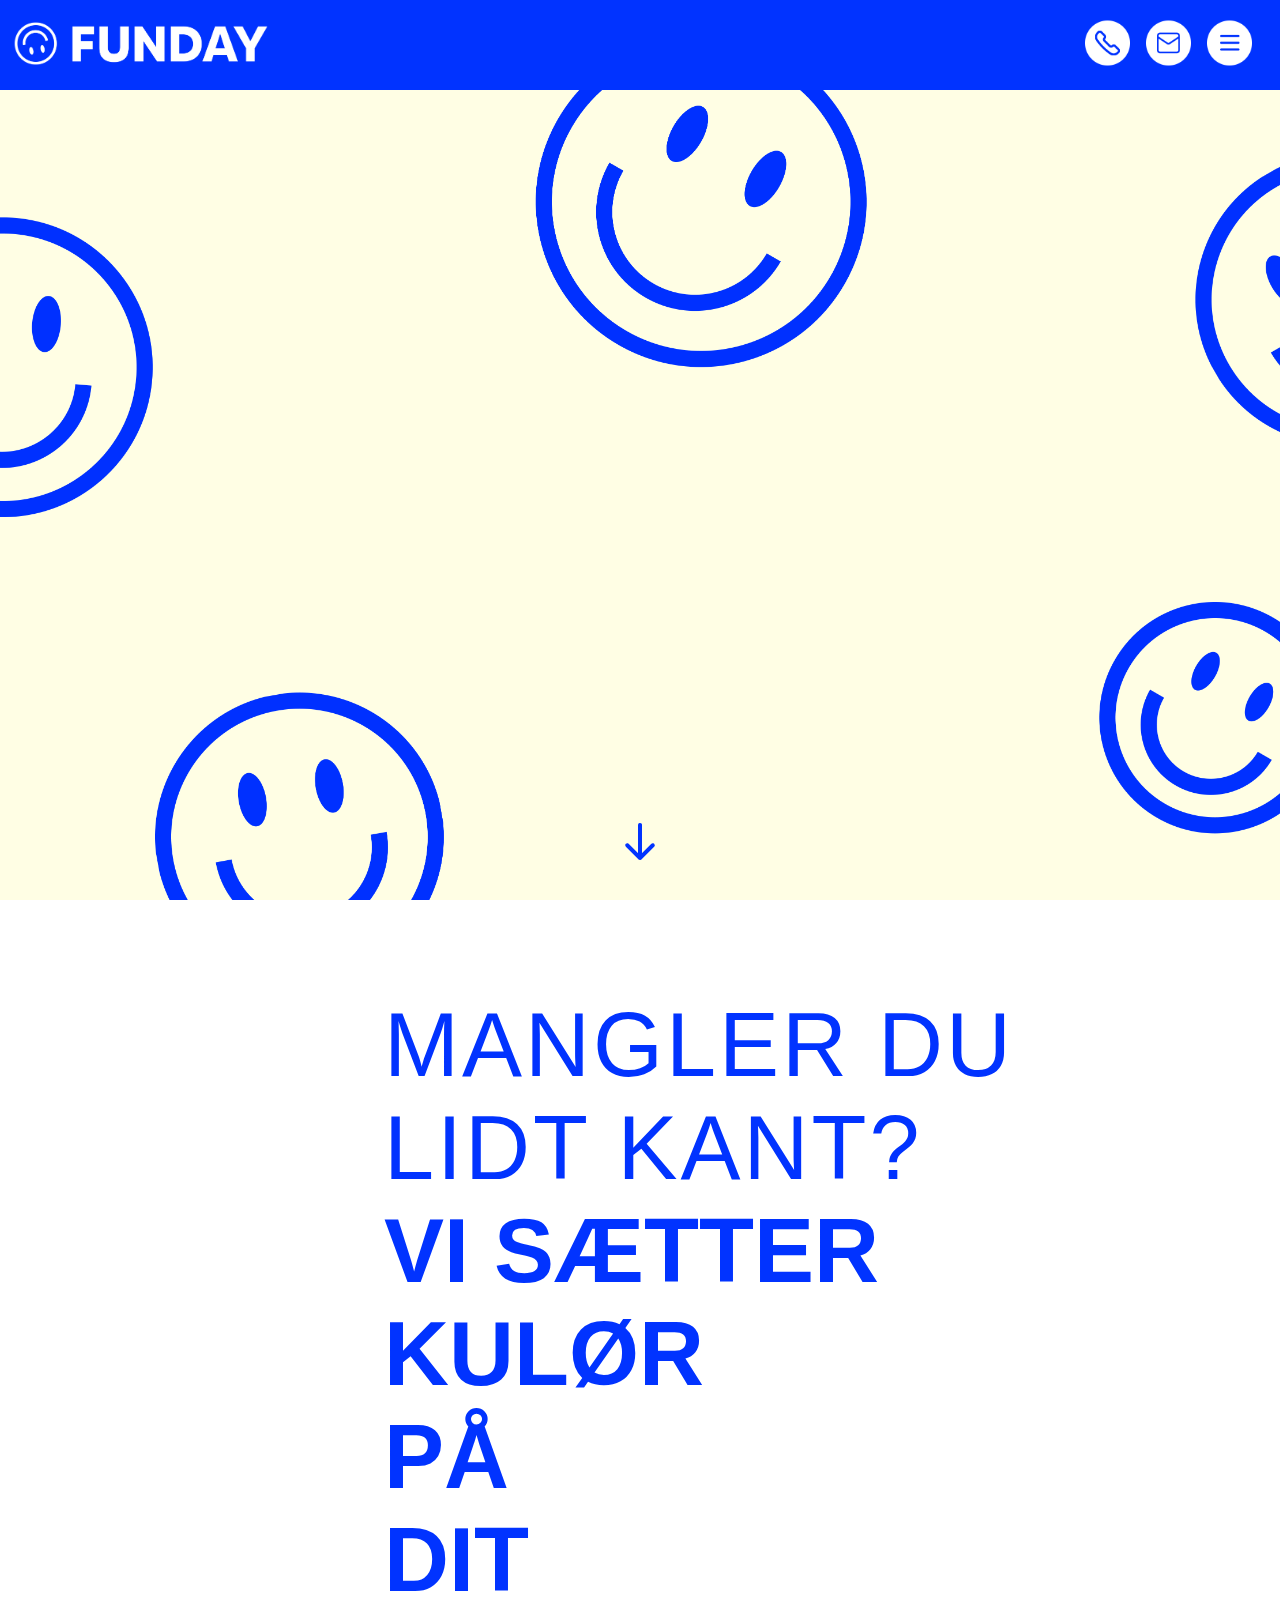
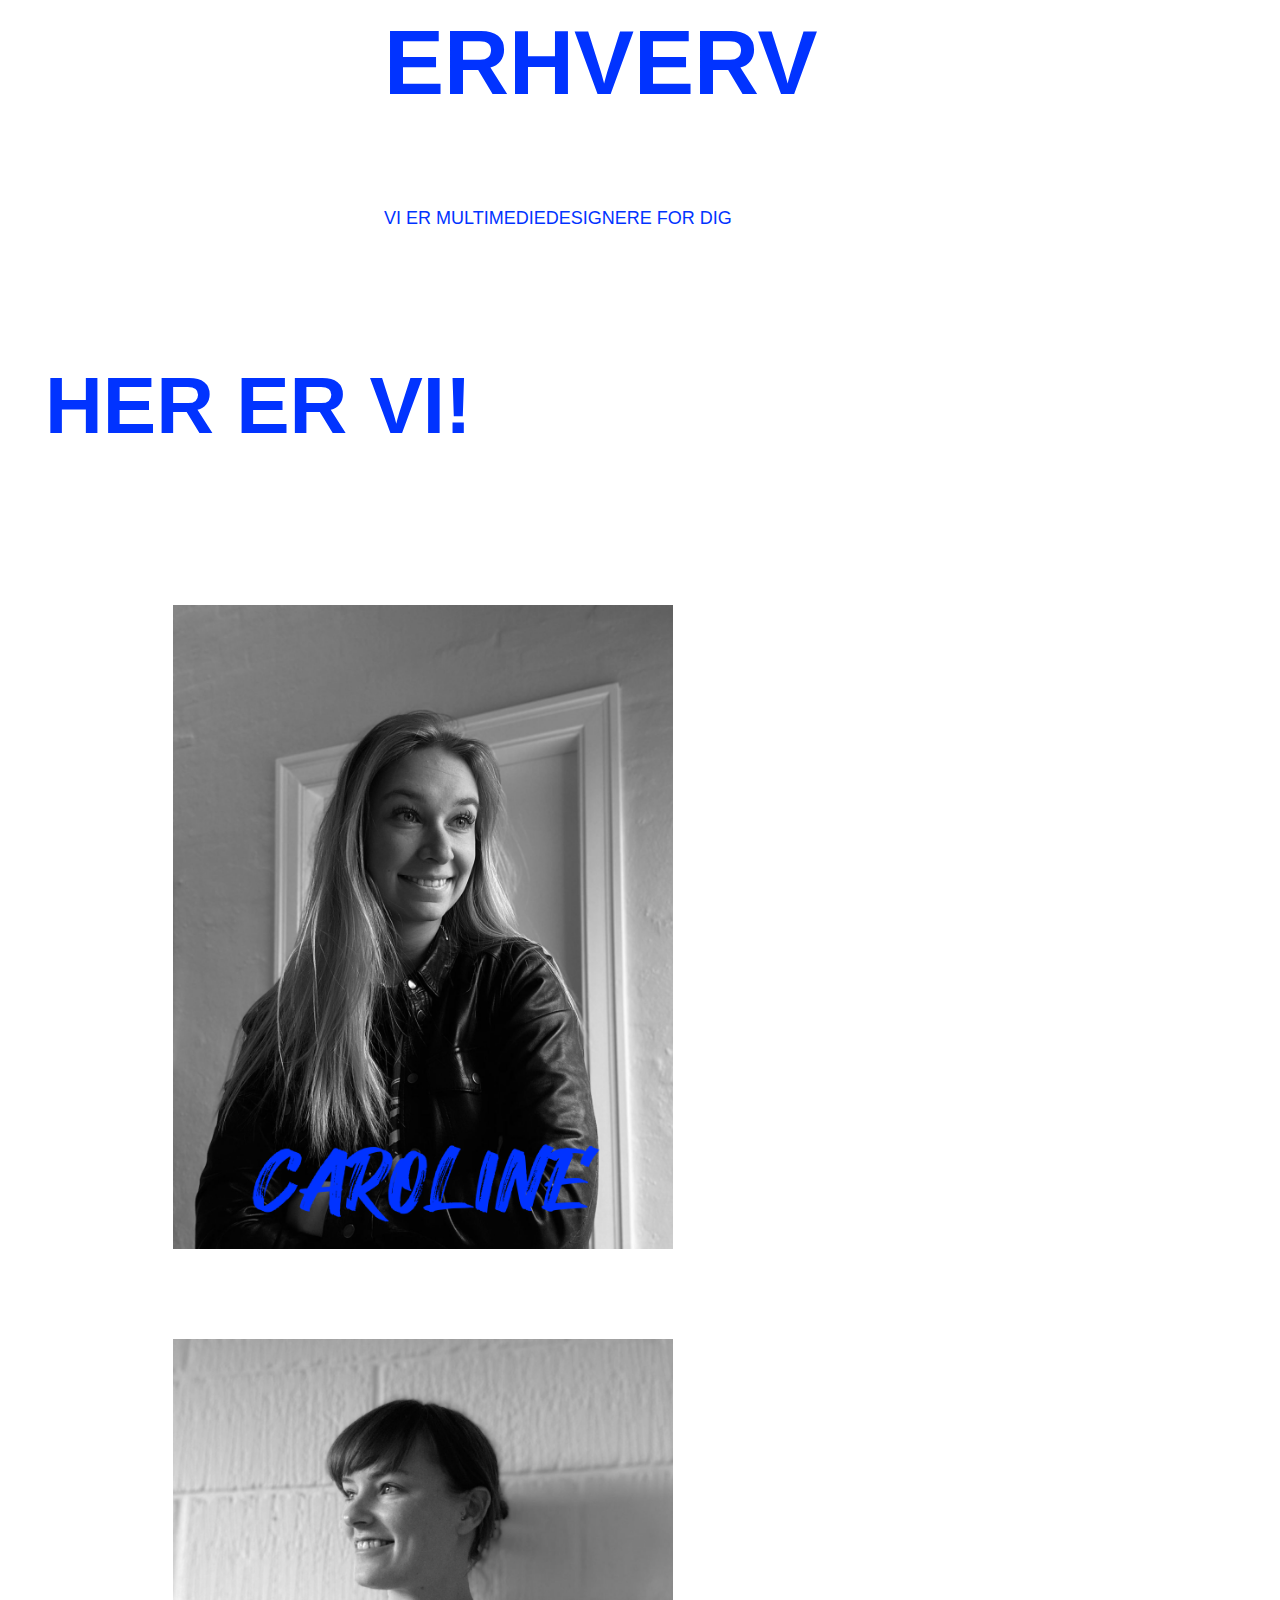
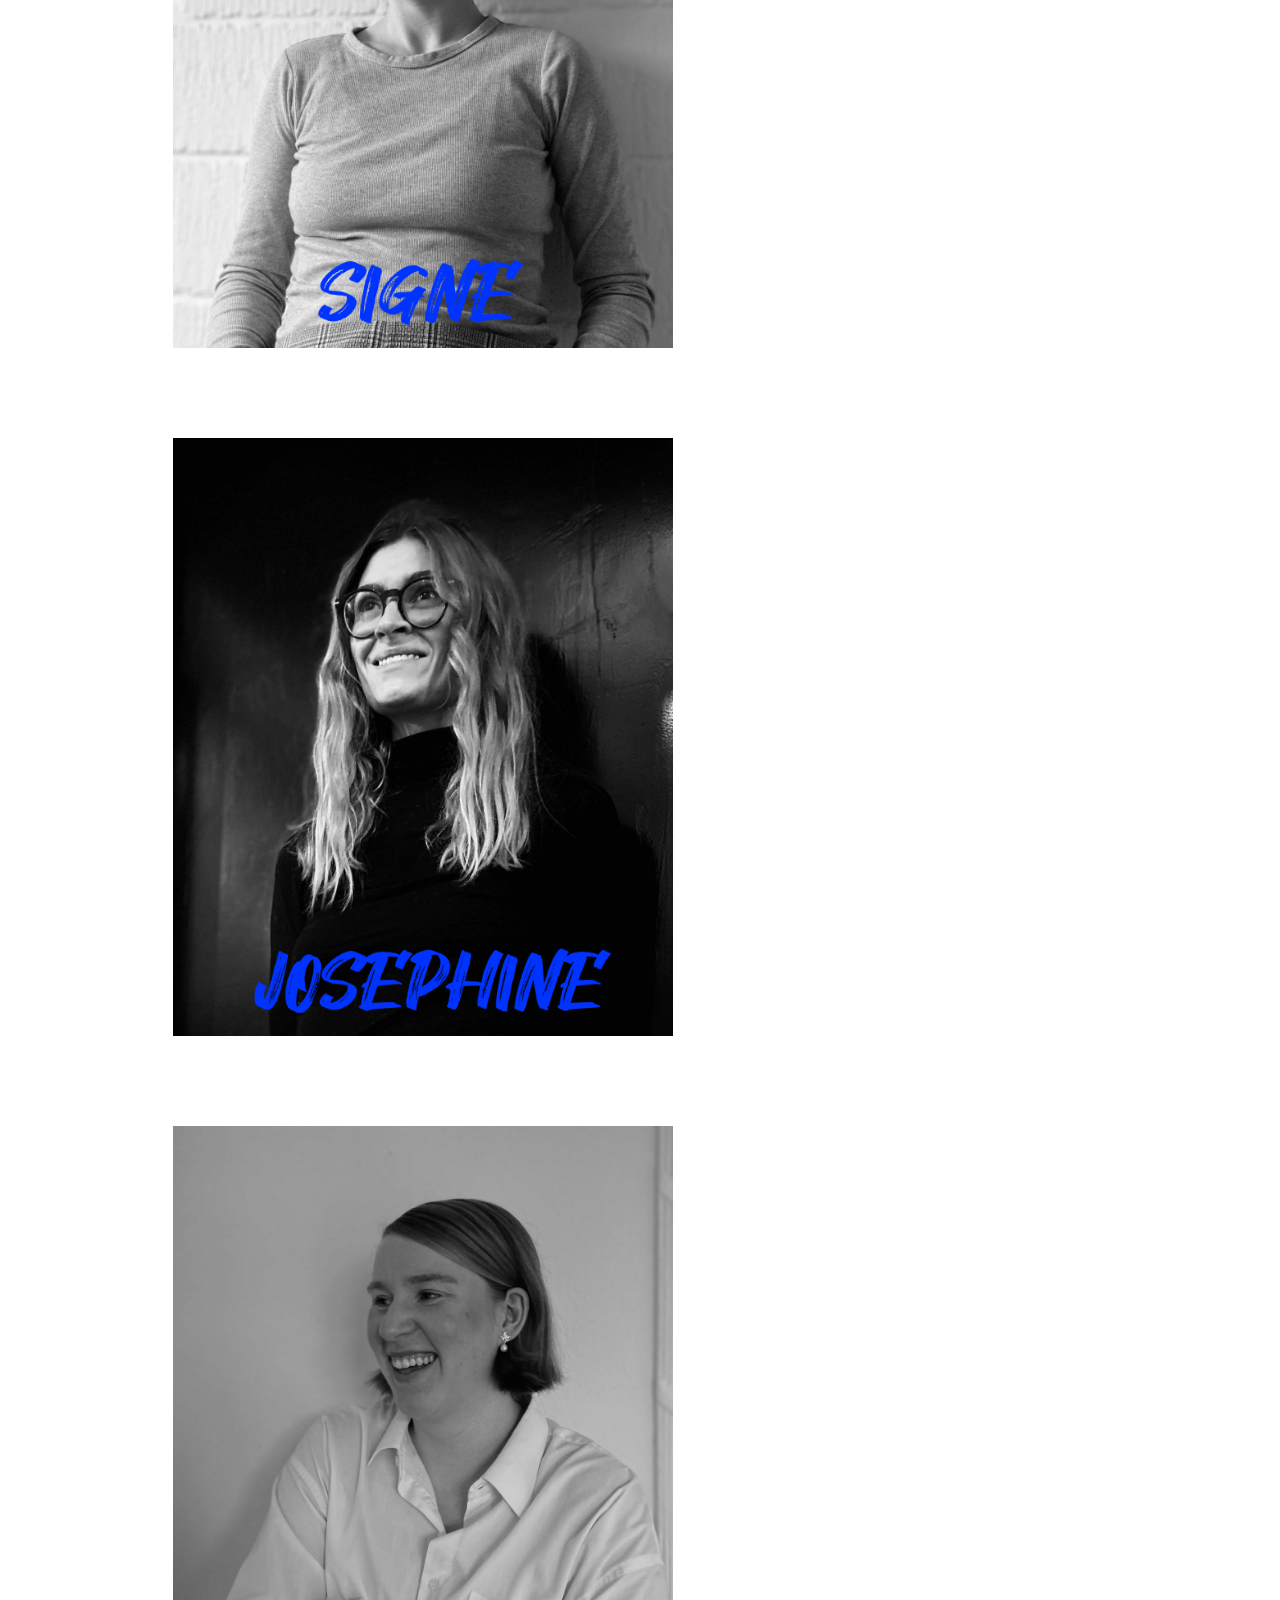
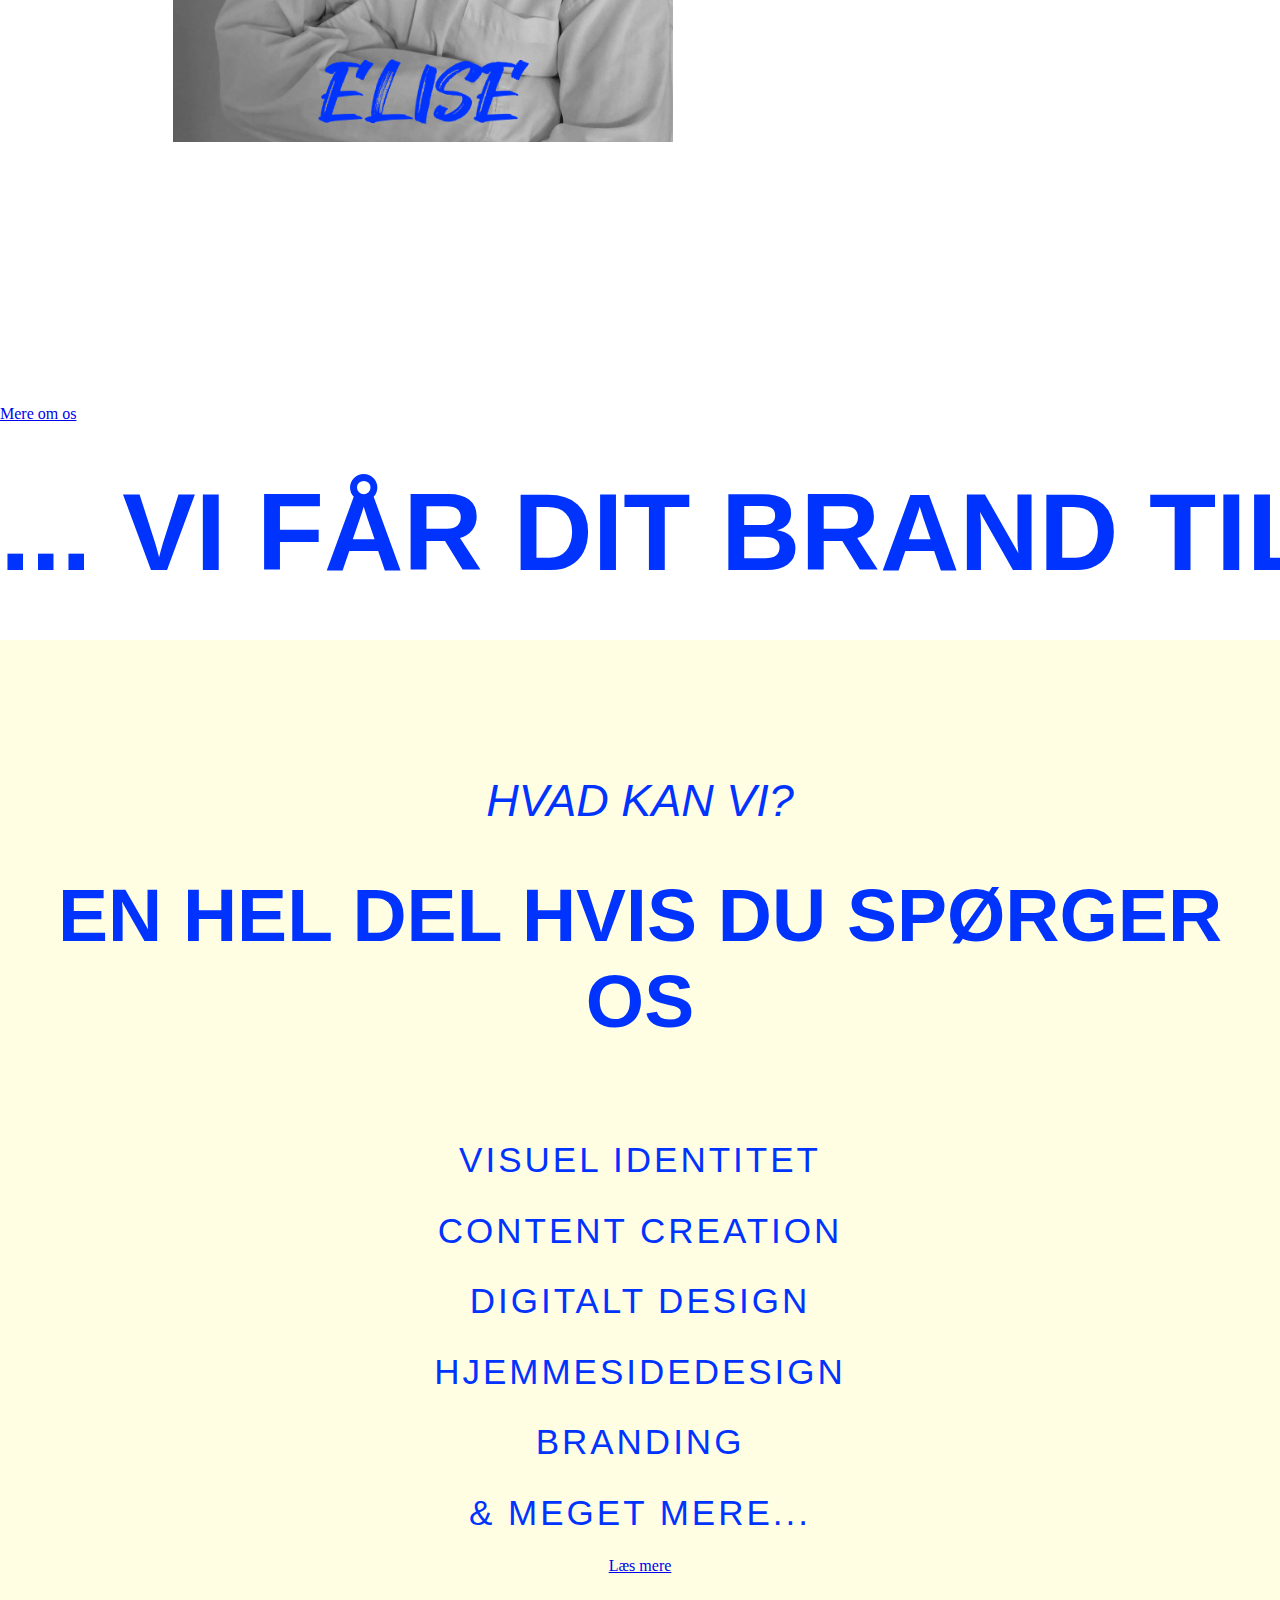
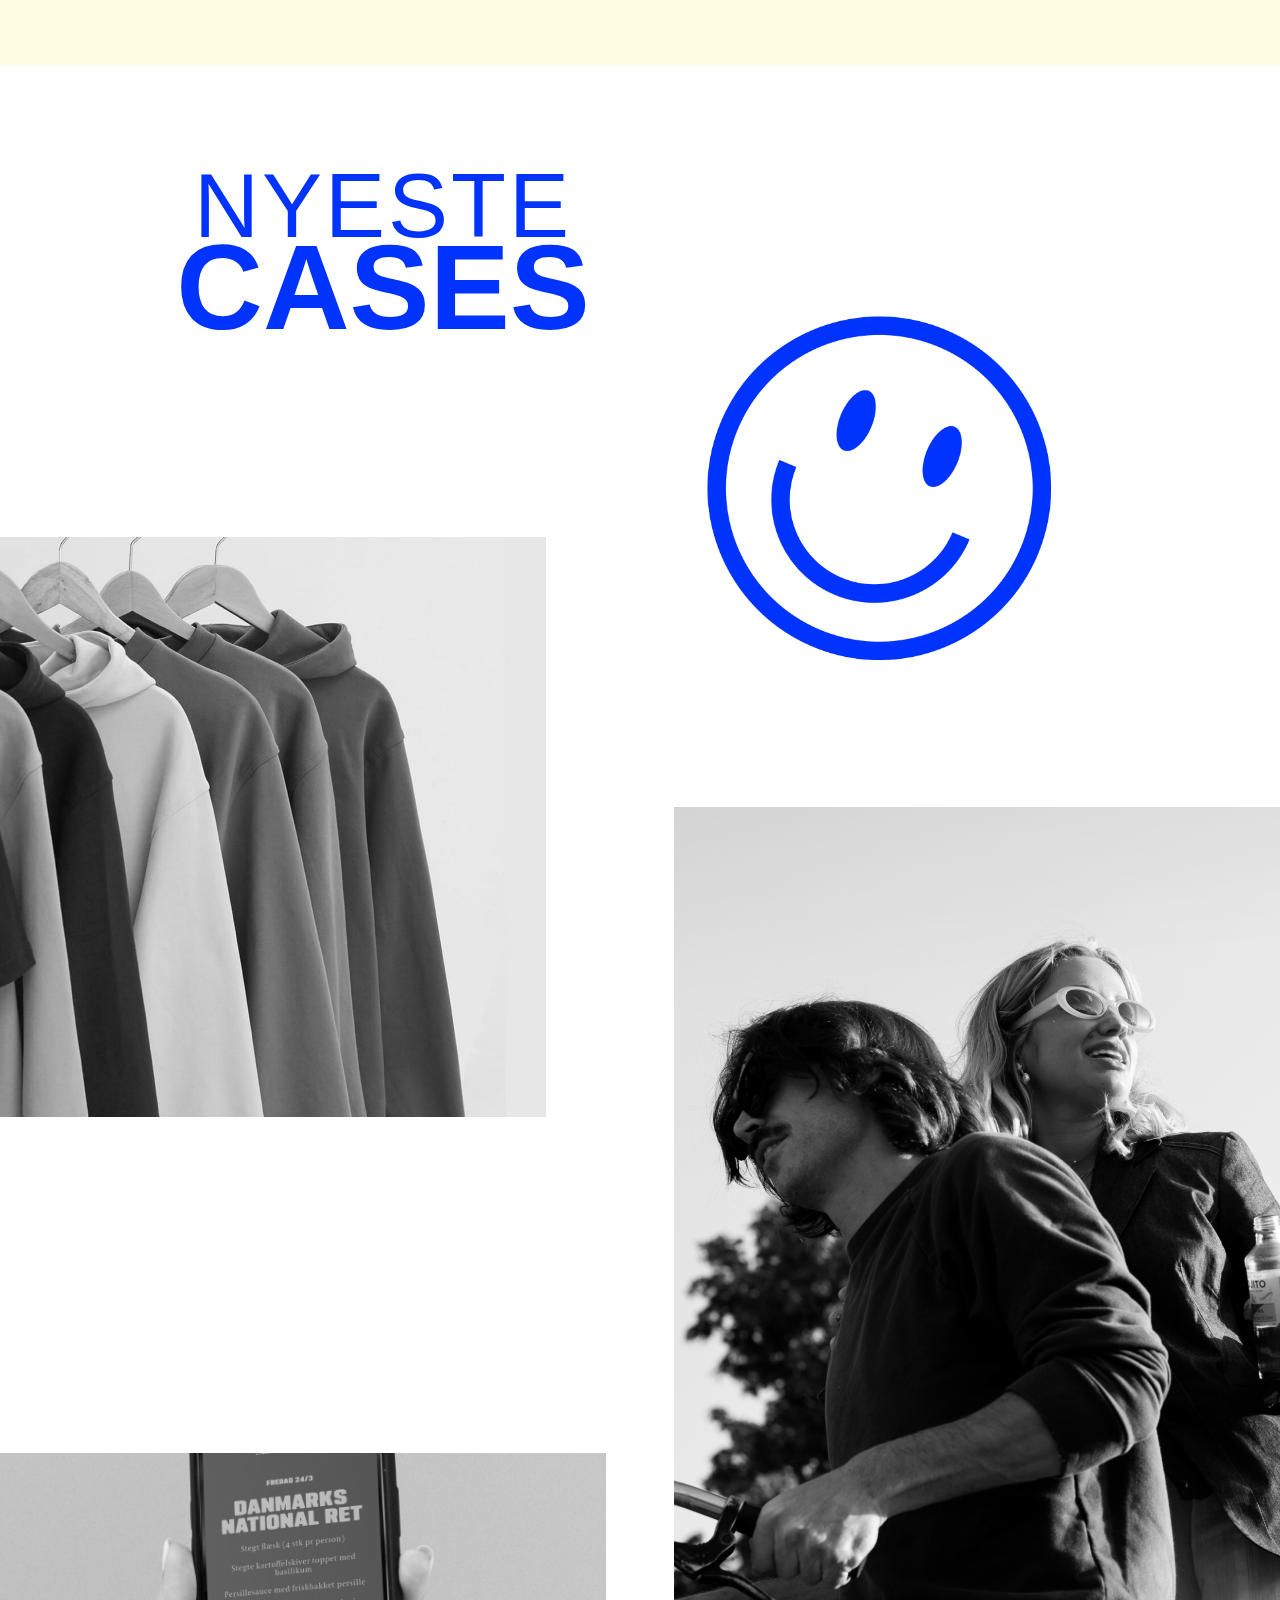
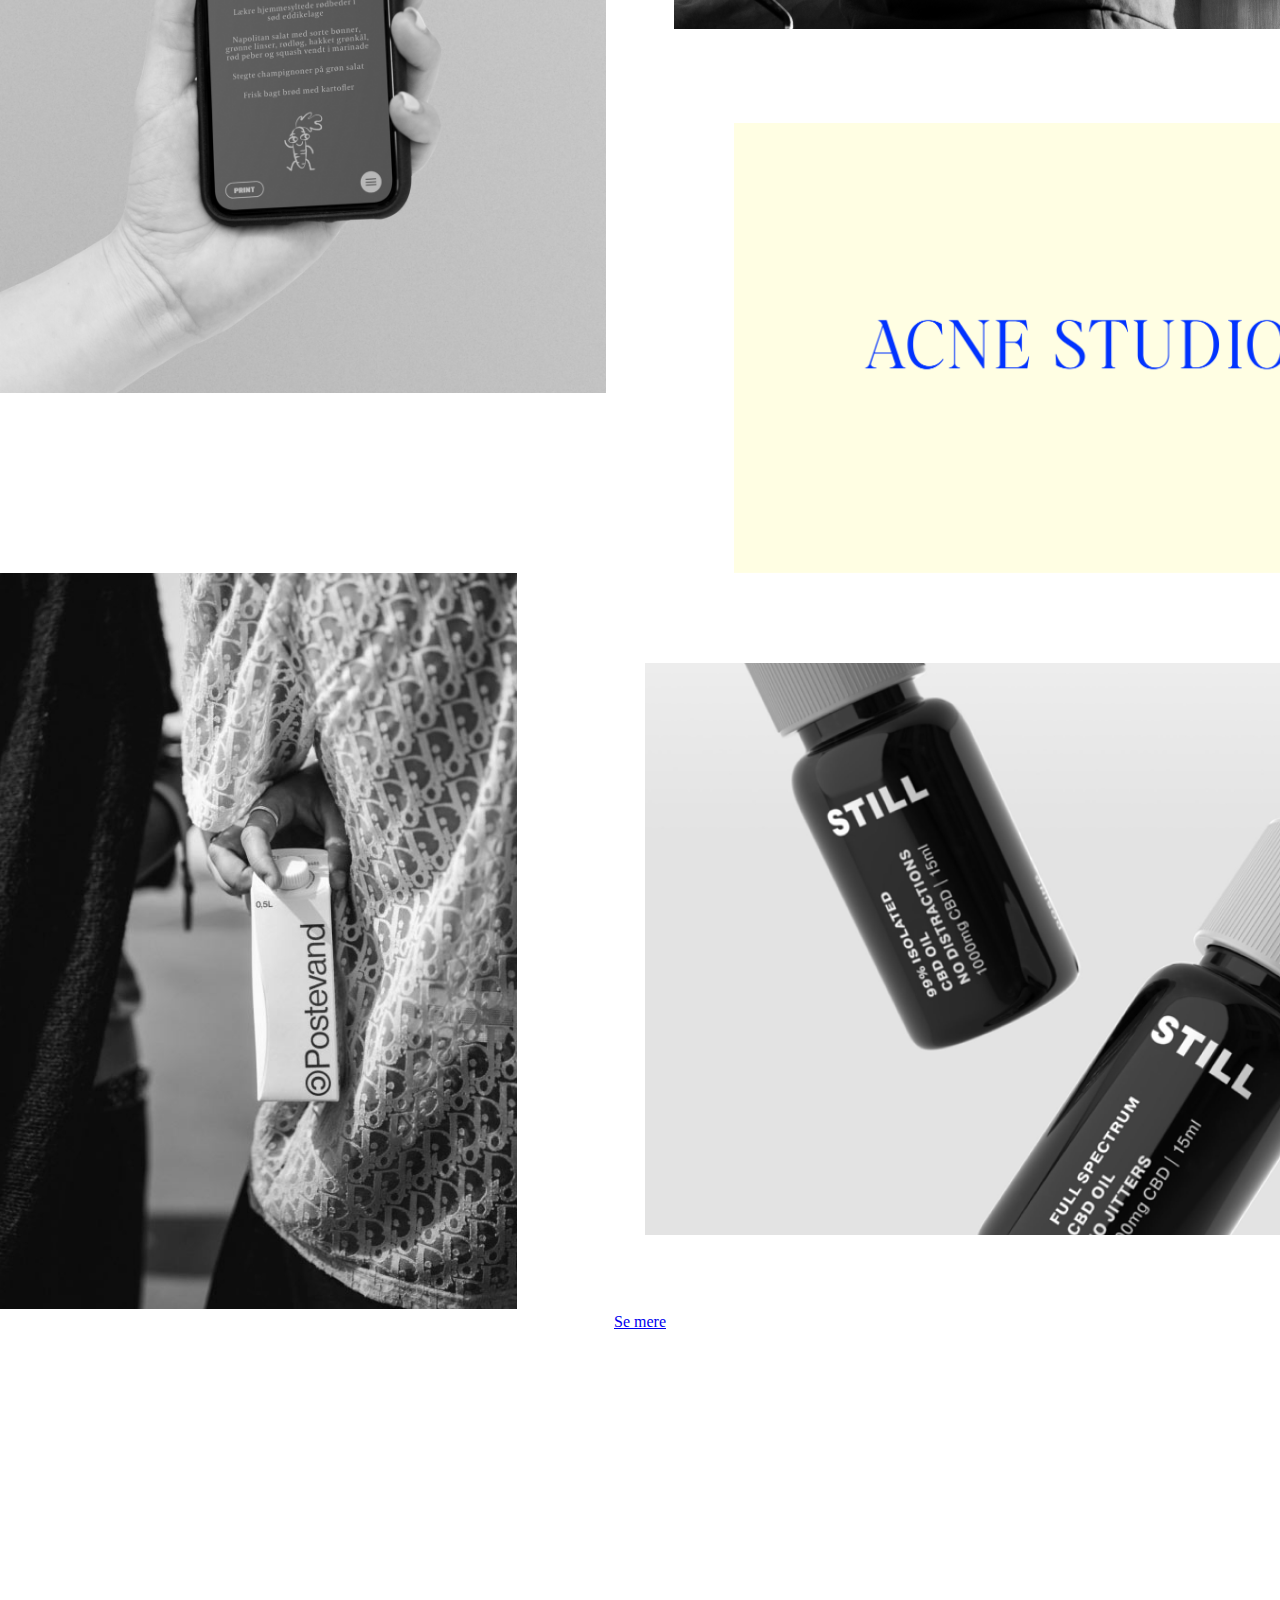
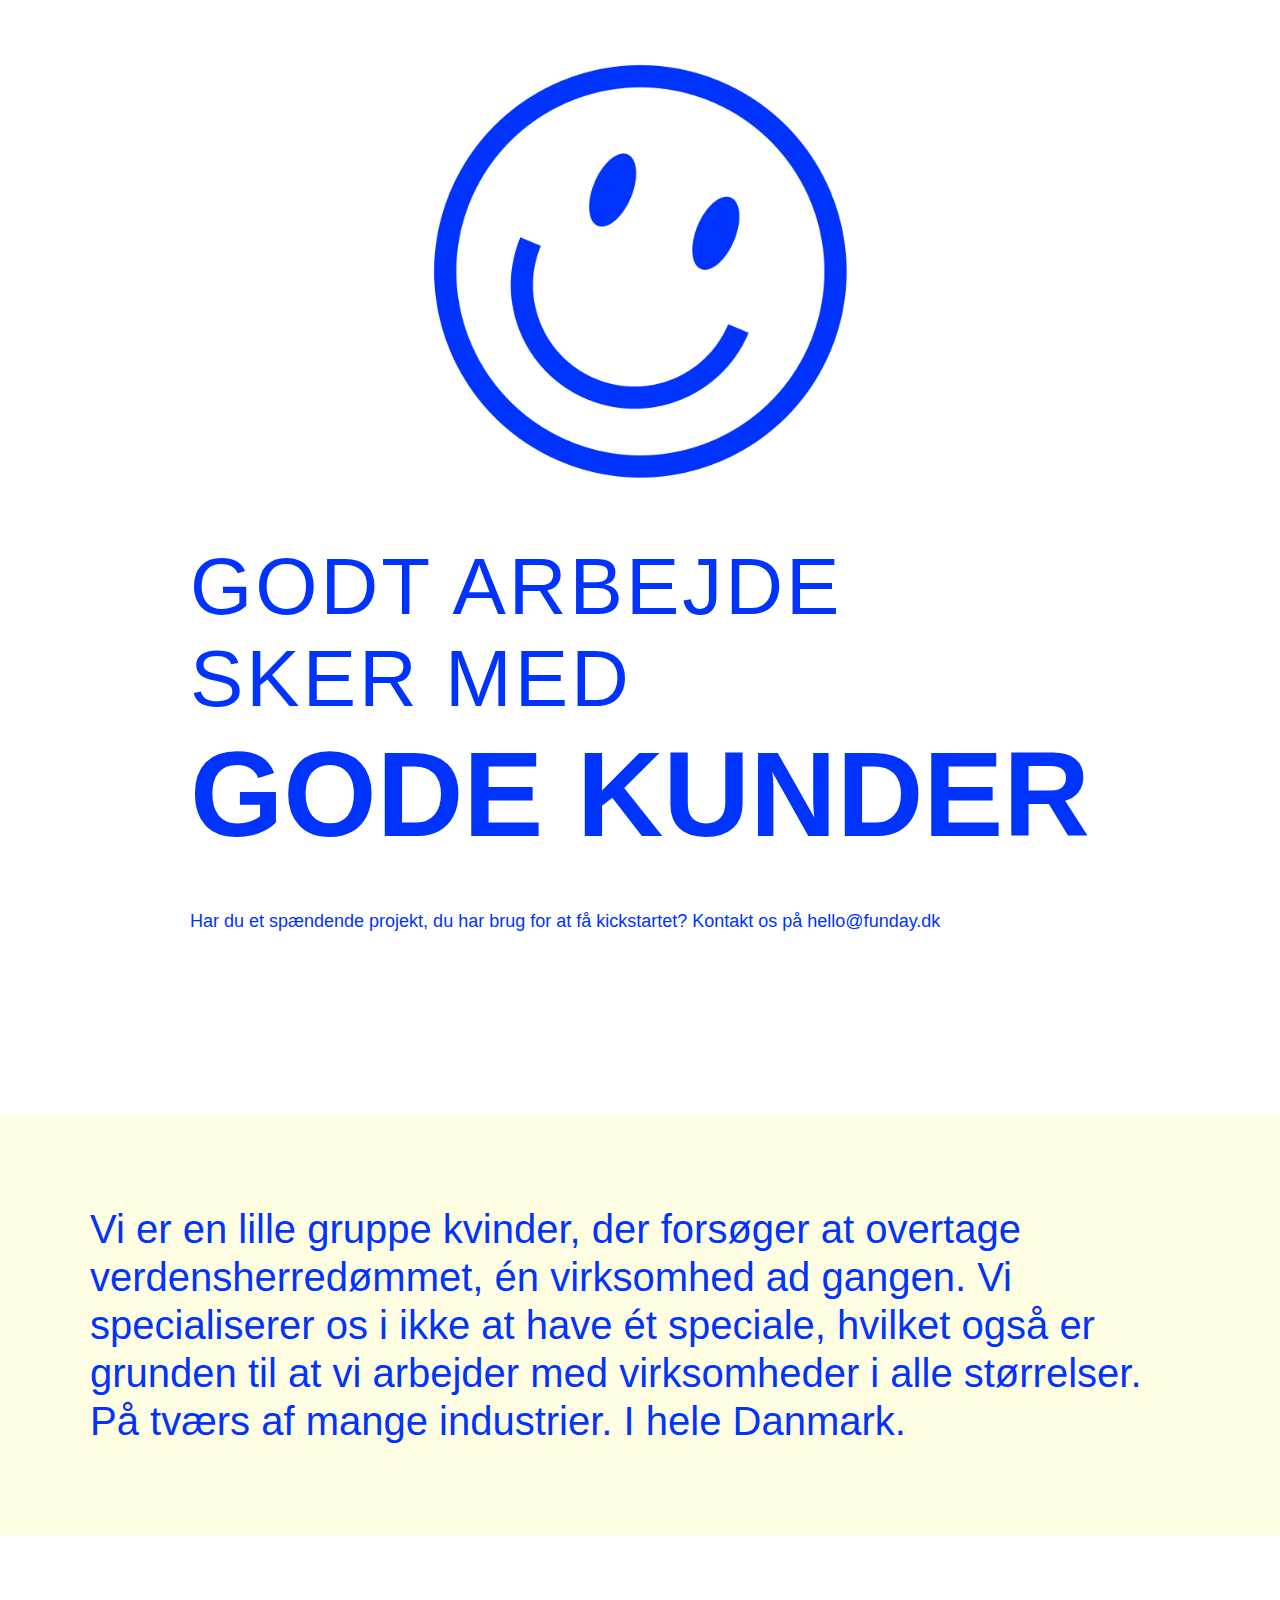
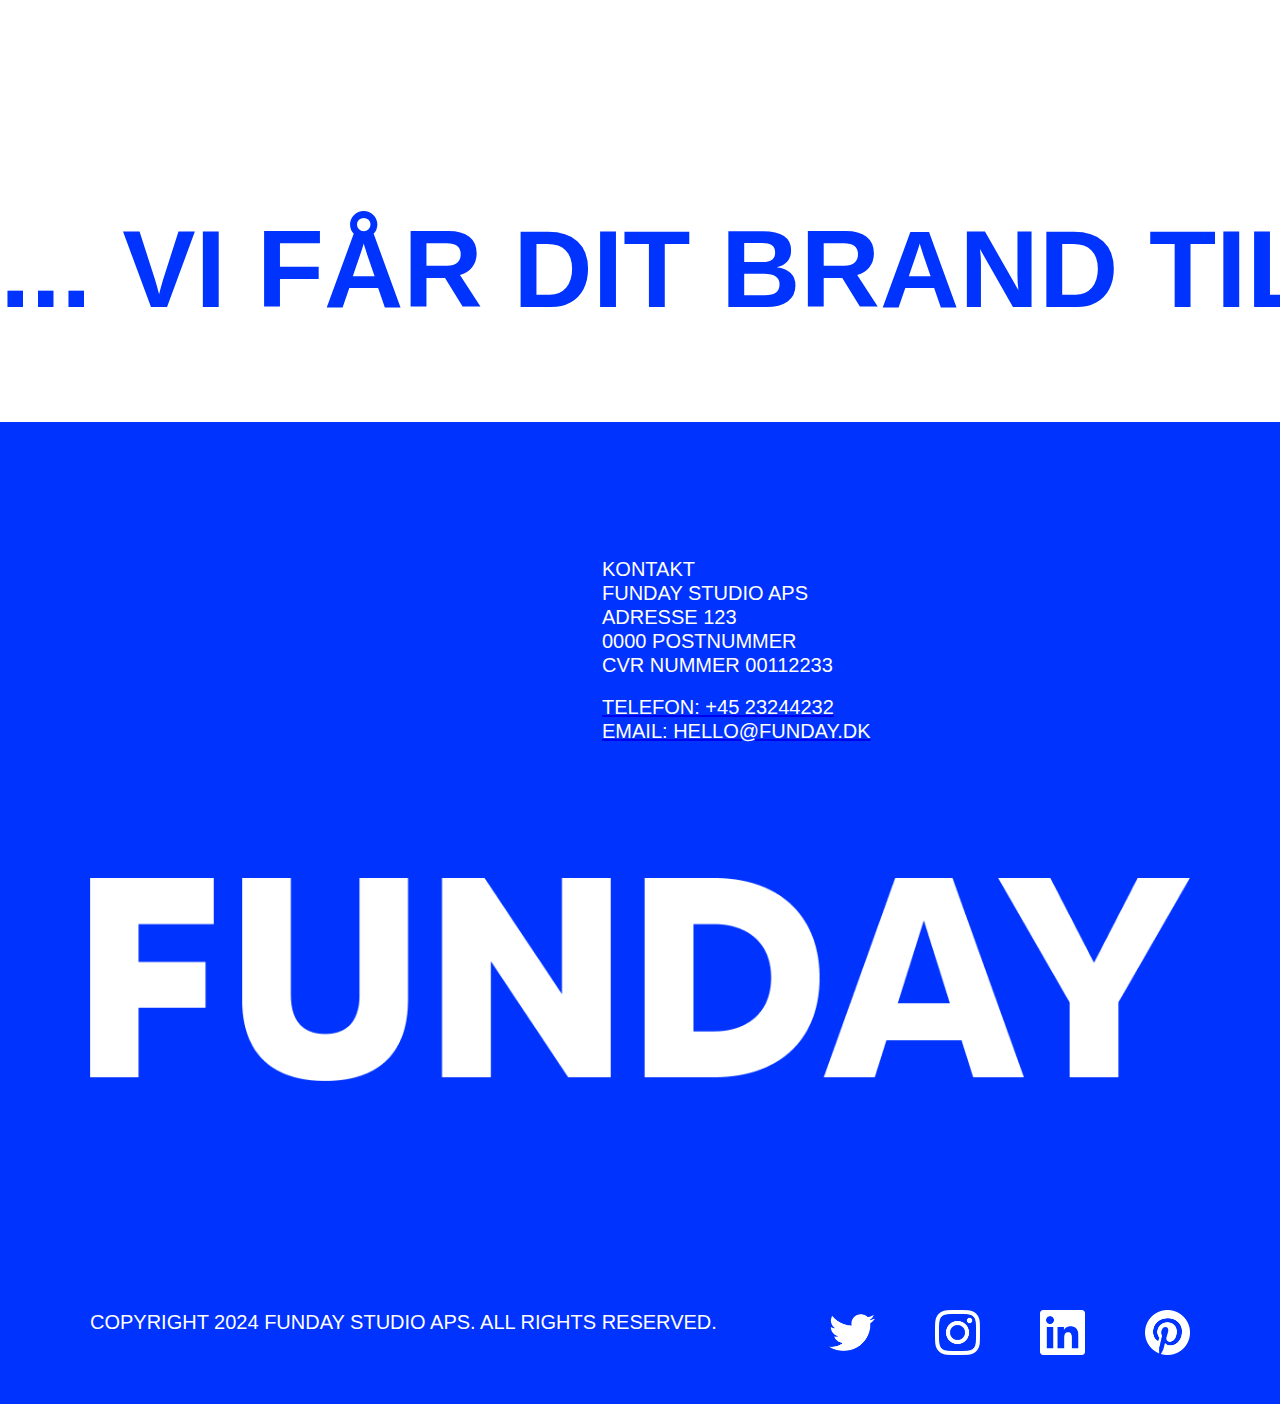
<file: index.html>
<!DOCTYPE html>
<html lang="da">
<head>
    <meta charset="UTF-8">
    <meta name="viewport" content="width=device-width, initial-scale=1.0">
    <title>FUNDAY | Et kreativt multimediebureau </title>
    <link rel="stylesheet" href="css/style.css">
    <link rel="stylesheet" href="css/style.scss">
    <link href="https://fonts.cdnfonts.com/css/amstelvaralpha" rel="stylesheet">
    <link href="https://fonts.cdnfonts.com/css/hey-august" rel="stylesheet">
    <link href="https://fonts.cdnfonts.com/css/barlow" rel="stylesheet">
    <link href="https://fonts.cdnfonts.com/css/billie-eilish" rel="stylesheet">
</head>

<!--

Huskliste til koden: 

- Husk meta description + det robot et eller andet fra Nicolas' time
- Referencer til billede 
- Animationer 
– Tjek links + cta knapper

-->


<body>
    <header>
        <!--Navigation-->

        <nav>
            <a href="index.html"><img src="img/logo.png" alt="logo af virksomheden FUNDAY" class="logo"></a>
            <div class="ikon-container">
                <a href="tel:+4512345678"><img src="img/telefon.png" alt="Telefon ikon" class="ikon" id="telefon"></a>
                <a href="mailto:hello@funday.com"><img src="img/mail.png" alt="Mail ikon" class="ikon" id="mail"></a>
                <div class="dropdown">
                    <a href="index.html"><img src="img/Menu.png" alt="Menu ikon" class="ikon"></a>
                    <ul class="dropdown-menu">
                        <li><a href="index.html">Forside</a></li>
                        <li><a href="omos.html">Om os</a></li>
                        <li><a href="cases.html">Nyeste Cases</a></li>
                        <li><a href="omos.html#sektion-alt-det-vi-kan">Services</a></li>
                        <li><a href="#min-footer">Kontakt os</a></li>
                    </ul>
                </div>
            </div>
        </nav>

    </header>
    <main>

        <!--Sektion 1: Hero -->

        <section class="hero">
            <img src="img/hero.png" alt="animation" class="img-hero">
            <a class="pil" href=""><img src="img/Pil.png" alt="pil"></a>
        </section>
    
        <!--Sektion 2: Introduktion til Funday -->

        <section class="introduction-container">
            <h1>Mangler du<br>lidt kant?</h1> <!--Må man dele sætningen op i forhold til SEO?-->
            <h2>Vi sætter <br> kulør <br> på <br> dit <br>erhverv</h2>
            <p>Vi er multimediedesignere for dig</p>
        </section>

        <!--Sektion 3: Introduktion til teamet bag Funday -->
        
        <section class="introduction-funday-container">

            <div class="kolonne">
                <h3>Her er vi!</h3>
            </div>
           
            <div class="omos-praesentation">
                
                <div class="omos-img-wrapper">
    
                    <img src="img/caroline.png" alt="billede">
                    <img src="img/signe.png" alt="billede">
                    <img src="img/josephine.png" alt="billede">
                    <img src="img/elise.png" alt="billede">
                    
                </div>
            </div>
            
        </section>

        <div class="cta-wrapper">
            <a href="omos.html" class="cta-btn">Mere om os</a>
        </div>

        <!--Sektion 4: Animeret banner -->

        <section>
            <div class="banner-container">
                <div class="banner-text">
                <span>... Vi får dit brand til at smile ... Vi får dit brand til at smile</span>
                </div>
            </div>            
        </section>

        <!--Sektion 5: Introduktion til Funday's services -->

        <section class="hvad-kan-vi-container">
            <h3>Hvad kan vi?</h3>
            <h4> En hel del hvis du spørger os</h4>
            <div>
                <p>Visuel Identitet</p>
                <p>Content Creation</p>
                <p>Digitalt Design</p>
                <p>Hjemmesidedesign</p>
                <p>Branding</p>
                <p>& meget mere...</p>
            </div>
            <div class="cta-wrapper">
                <a class="cta-btn" href="omos.html#sektion-alt-det-vi-kan">Læs mere</a>
            </div>
        </section>

        <!--Sektion 6: Nyeste cases -->

        <section class="cases-container">
            <div class="cases-title-wrapper">
                <div>
                    <h2>Nyeste</h2>
                    <h3>Cases</h3>
                </div>
                <div><img src="img/Smiley.png" alt="smiley" class="smiley"></div>
            </div>
            <div class="img-container">
                <a href="case-soenday.html"><img class="case-1" src="img/case-1.png" alt="Case"> </a>
                <!--Reference: www.barkas.com-->
                <a href="case-the-cocktail-party.html"><img class="case-2" src="img/case-2.png" alt="Case"></a>
                <!--Reference: www.barkas.com-->
            </div>
            <div class="img-container">
                <a href="case-sands-mad.html"><img class="case-3" src="img/case-3.png" alt="Case"></a>
                <!--Reference: www.barkas.com-->
                <img class="case-4" src="img/Group 10.png" alt="CASE: Acne Studios">
            </div>
            <div class="img-container">
                <a href="case-sands-mad.html"><img class="case-5" src="img/Posetvand_Barkas5.jpg" alt="CASE: Postevand.dk"></a> 
                <!--Reference: www.barkas.com-->
                <a href="case-soenday.html"><img class="case-6" src="img/Still.jpg" alt="CASE: Still"></a>
                <!--Reference: www.barkas.com-->
            </div>

            <div class="cta-wrapper">
                <a class="cta-btn" href="cases.html">Se mere</a>
            </div>
        </section>

        <!--Sektion 7: Slogan med smiley-animation -->

        <section>
            <div class="slogan-container">
                <img src="img/Smiley.png" alt="smiley">
                <div>
                    <h2>Godt arbejde <br> sker med</h2>
                    <h3>gode kunder</h3>
                    <p>Har du et spændende projekt, du har brug for at få kickstartet? Kontakt os på hello@funday.dk</p>
                </div>
            </div>
        </section>

        <!--Sektion 8: Teaser for virksomheden + søgeordsoptimerende tekst -->

        <section class="text-container">
            <p>Vi er en lille gruppe kvinder, der forsøger at overtage verdensherredømmet, én virksomhed ad gangen. Vi specialiserer os i ikke at have ét speciale, hvilket også er grunden til at vi arbejder med virksomheder i alle størrelser. På tværs af mange industrier. I hele Danmark. </p>
        </section>

        <!--Sektion 9: Animeret banner -->

        <section>
            <div class="banner-2-container">
                <div class="banner-2-text">
                <span>... Vi får dit brand til at smile ... Vi får dit brand til at smile</span>
                </div>
            </div>            
        </section>
    </main>

    <!-- Footer -->

    <footer id="min-footer">

        <div class="kontakt">
            <p>Kontakt</p>
            <p>FUNDAY STUDIO ApS</p>
            <p>ADRESSE 123</p>
            <p>0000 POSTNUMMER</p>
            <p>CVR NUMMER 00112233</p>
            <br>
            <a href="tel:+4512345678"><p>TELEFON: +45 23244232</p></a>
            <a href="mailto:hello@funday.com"><p>EMAIL: HELLO@FUNDAY.DK</p></a>
        </div>

        <img class="logo-type "src="img/LOGO_TYPE.png" alt="logo">

        <div class="links-container">
            <p>COPYRIGHT  2024  FUNDAY STUDIO  ApS.  ALL RIGHTS RESERVED.</p>
            <div class="links-wrapper">
                <a href="#"><img src="img/Twitter - Negative.png" alt="twitter ikon"></a>
                <a href="#"><img src="img/Instagram - Negative.png" alt="instagram ikon"></a>
                <a href="#"><img src="img/LinkedIn - Negative.png" alt="Linkedin ikon"></a>
                <a href="#"><img src="img/Pinterest - Negative.png" alt="Pinterest ikon"></a>
            </div>
        </div>

    </footer>


</body>
</html>
</file>
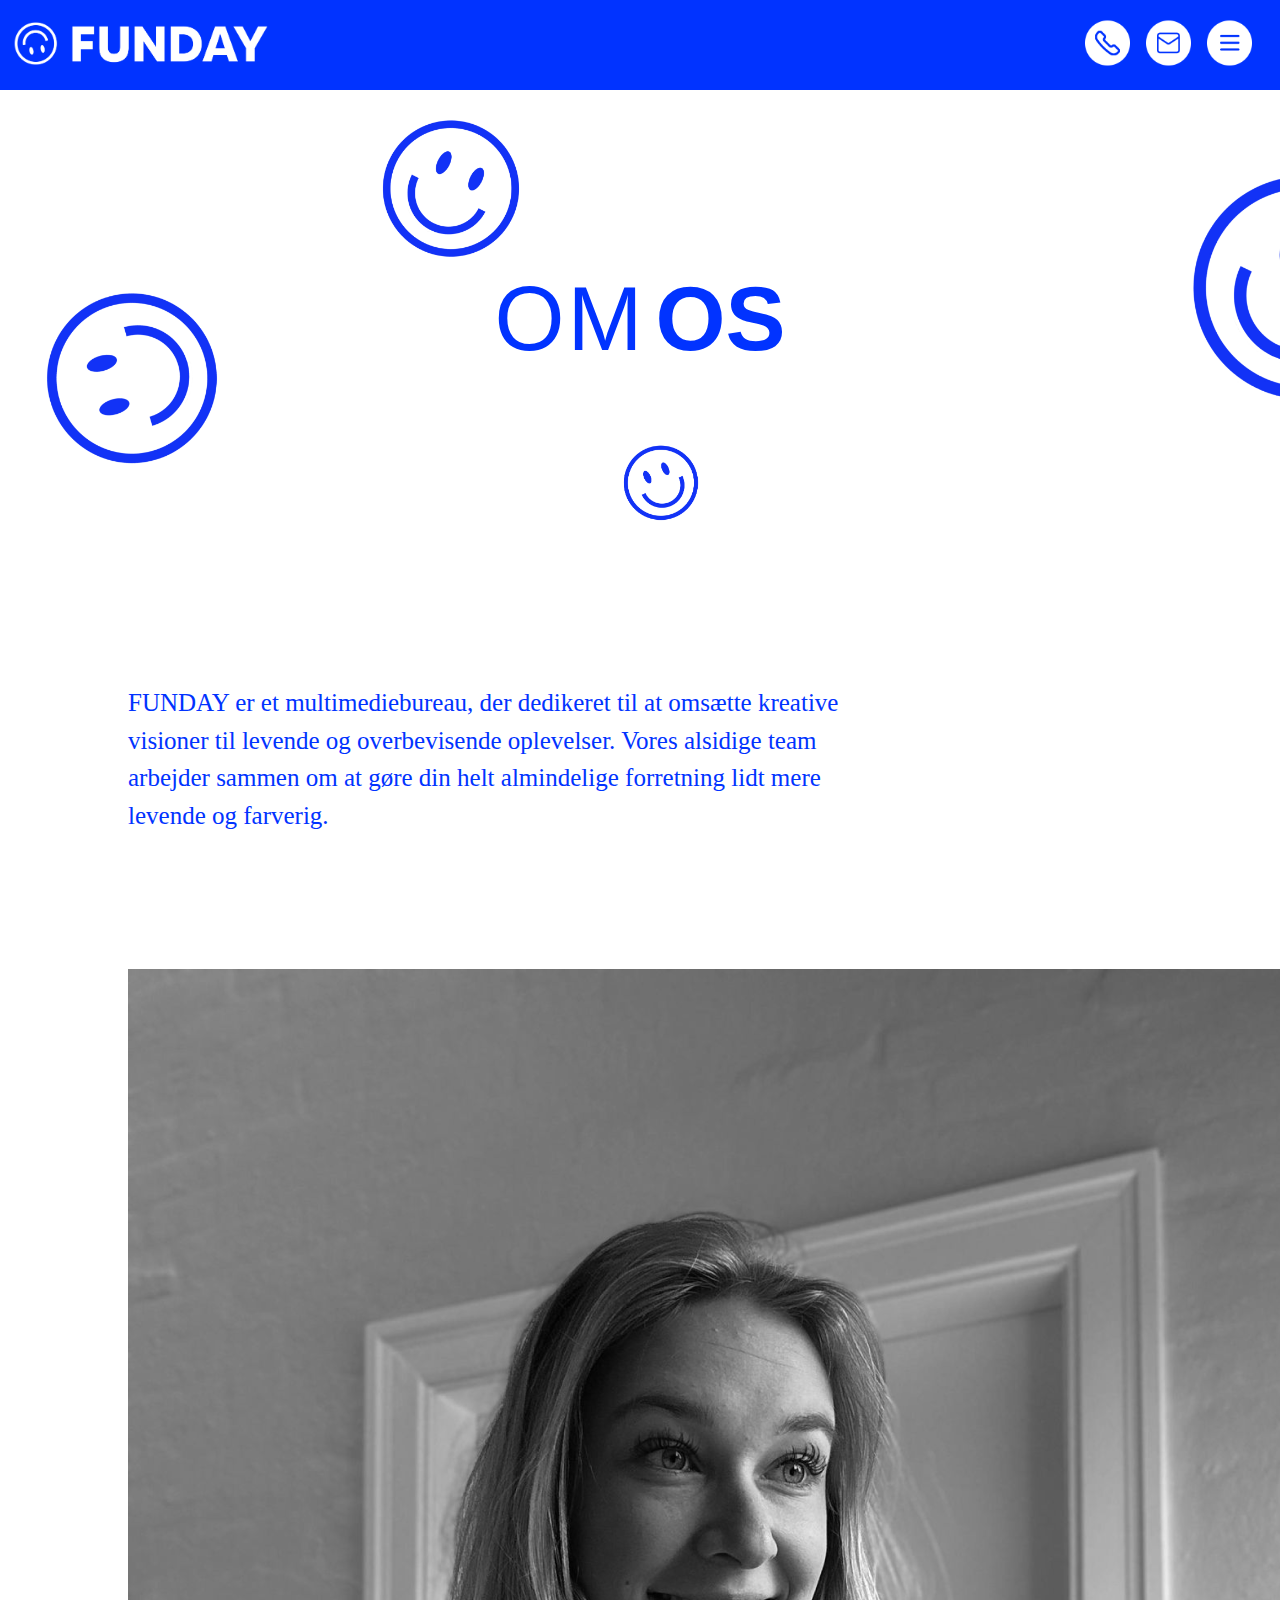
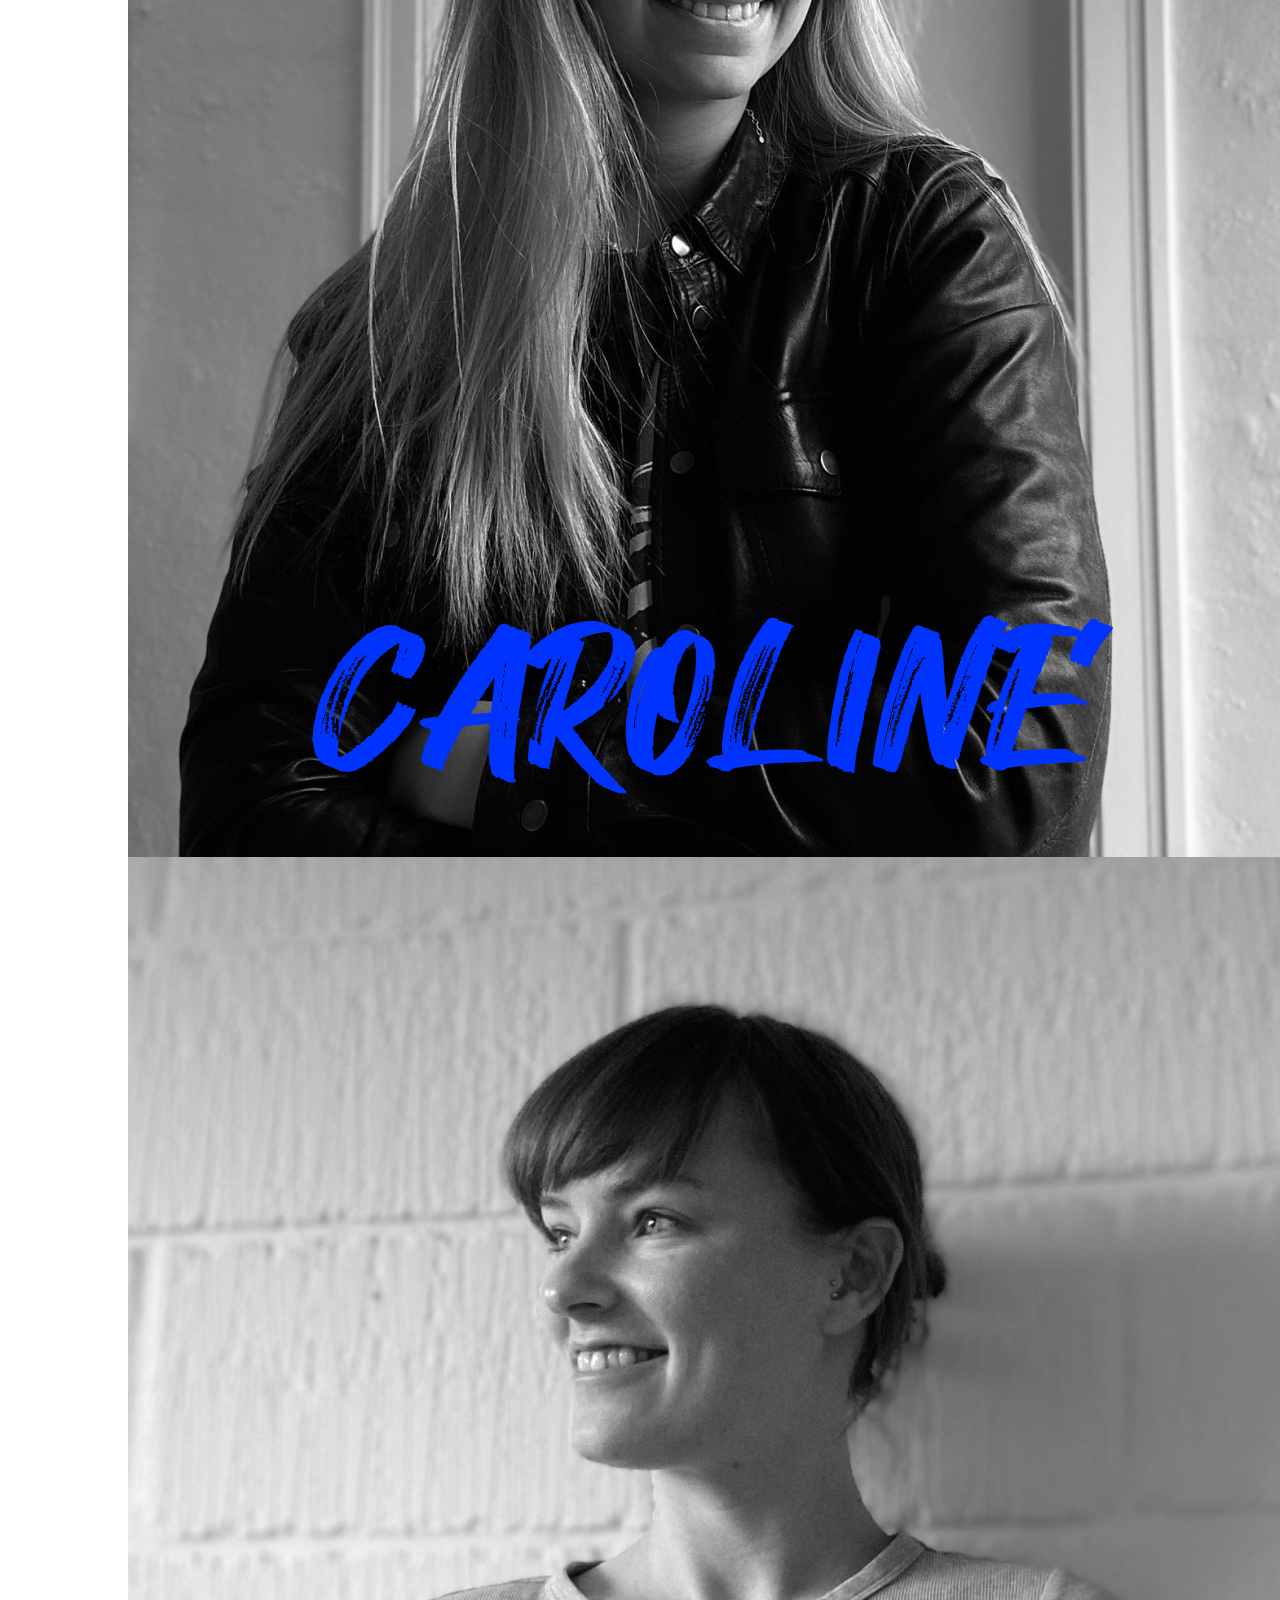
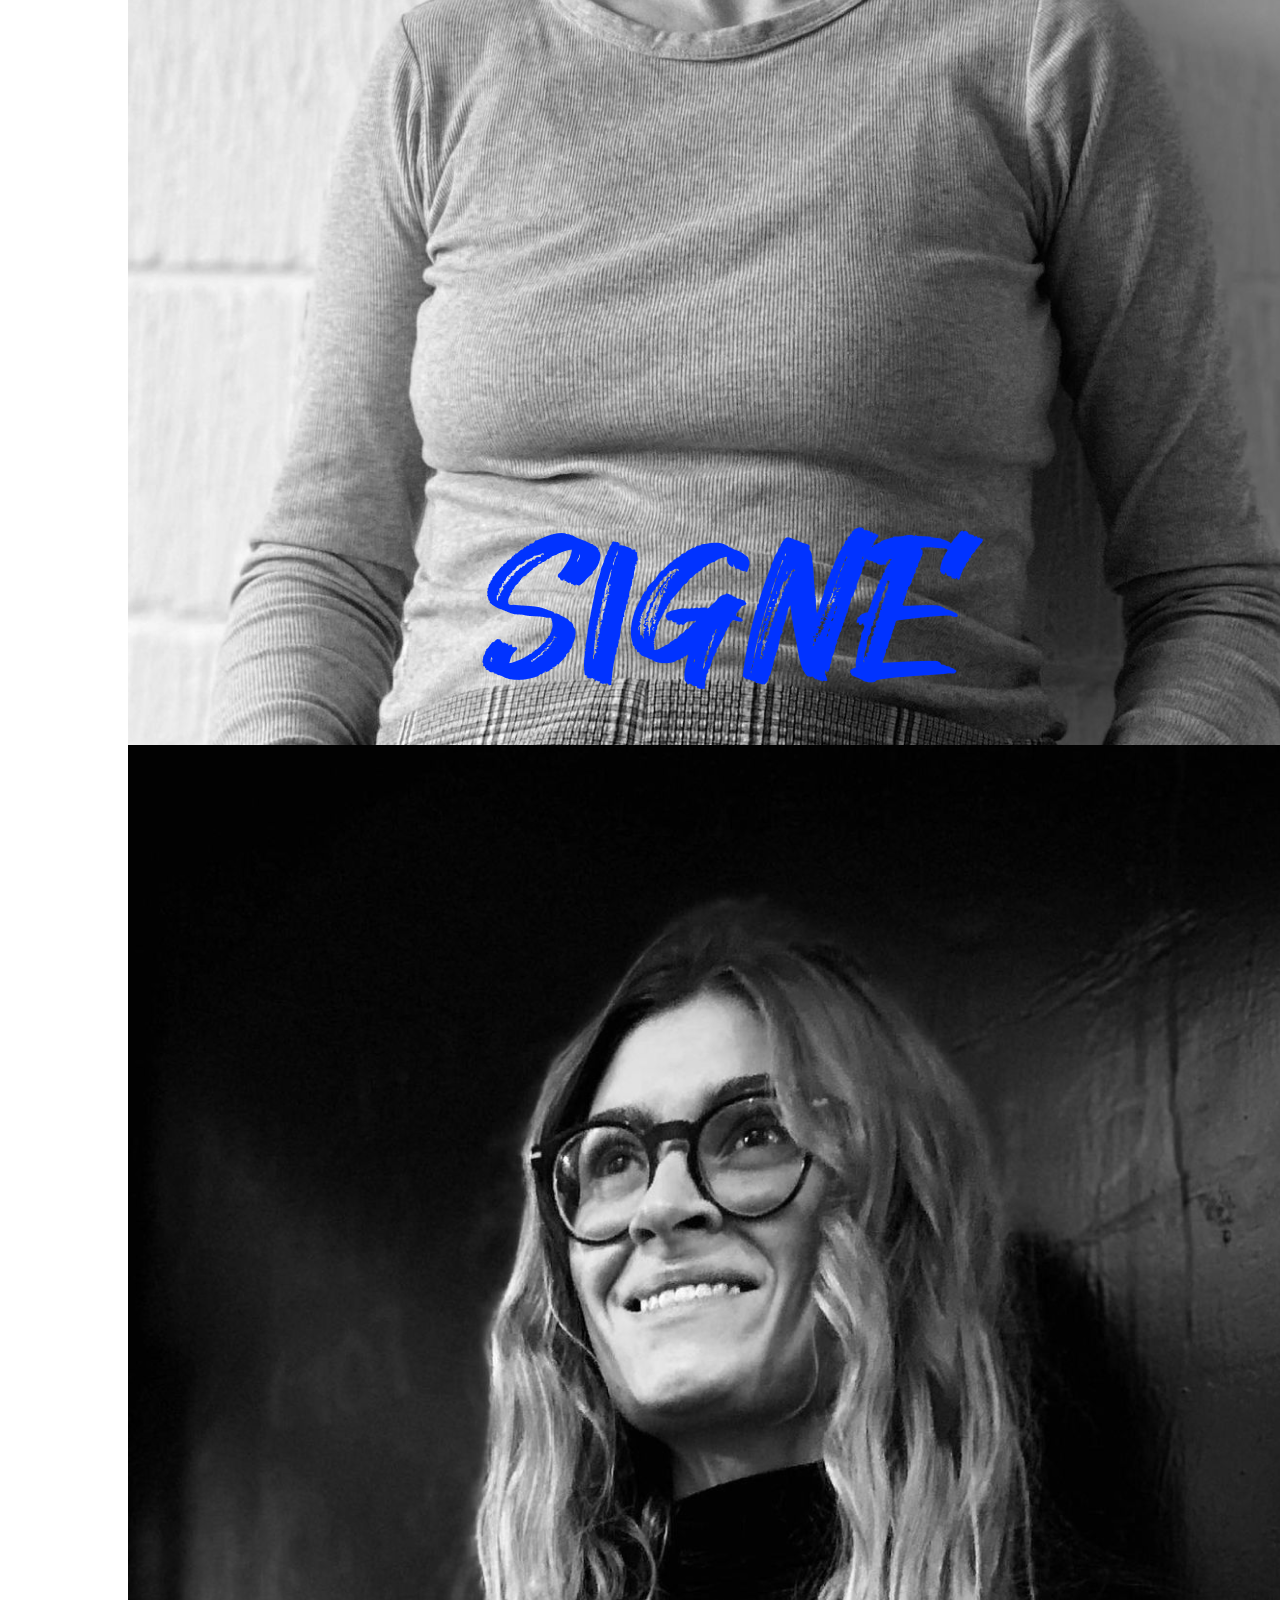
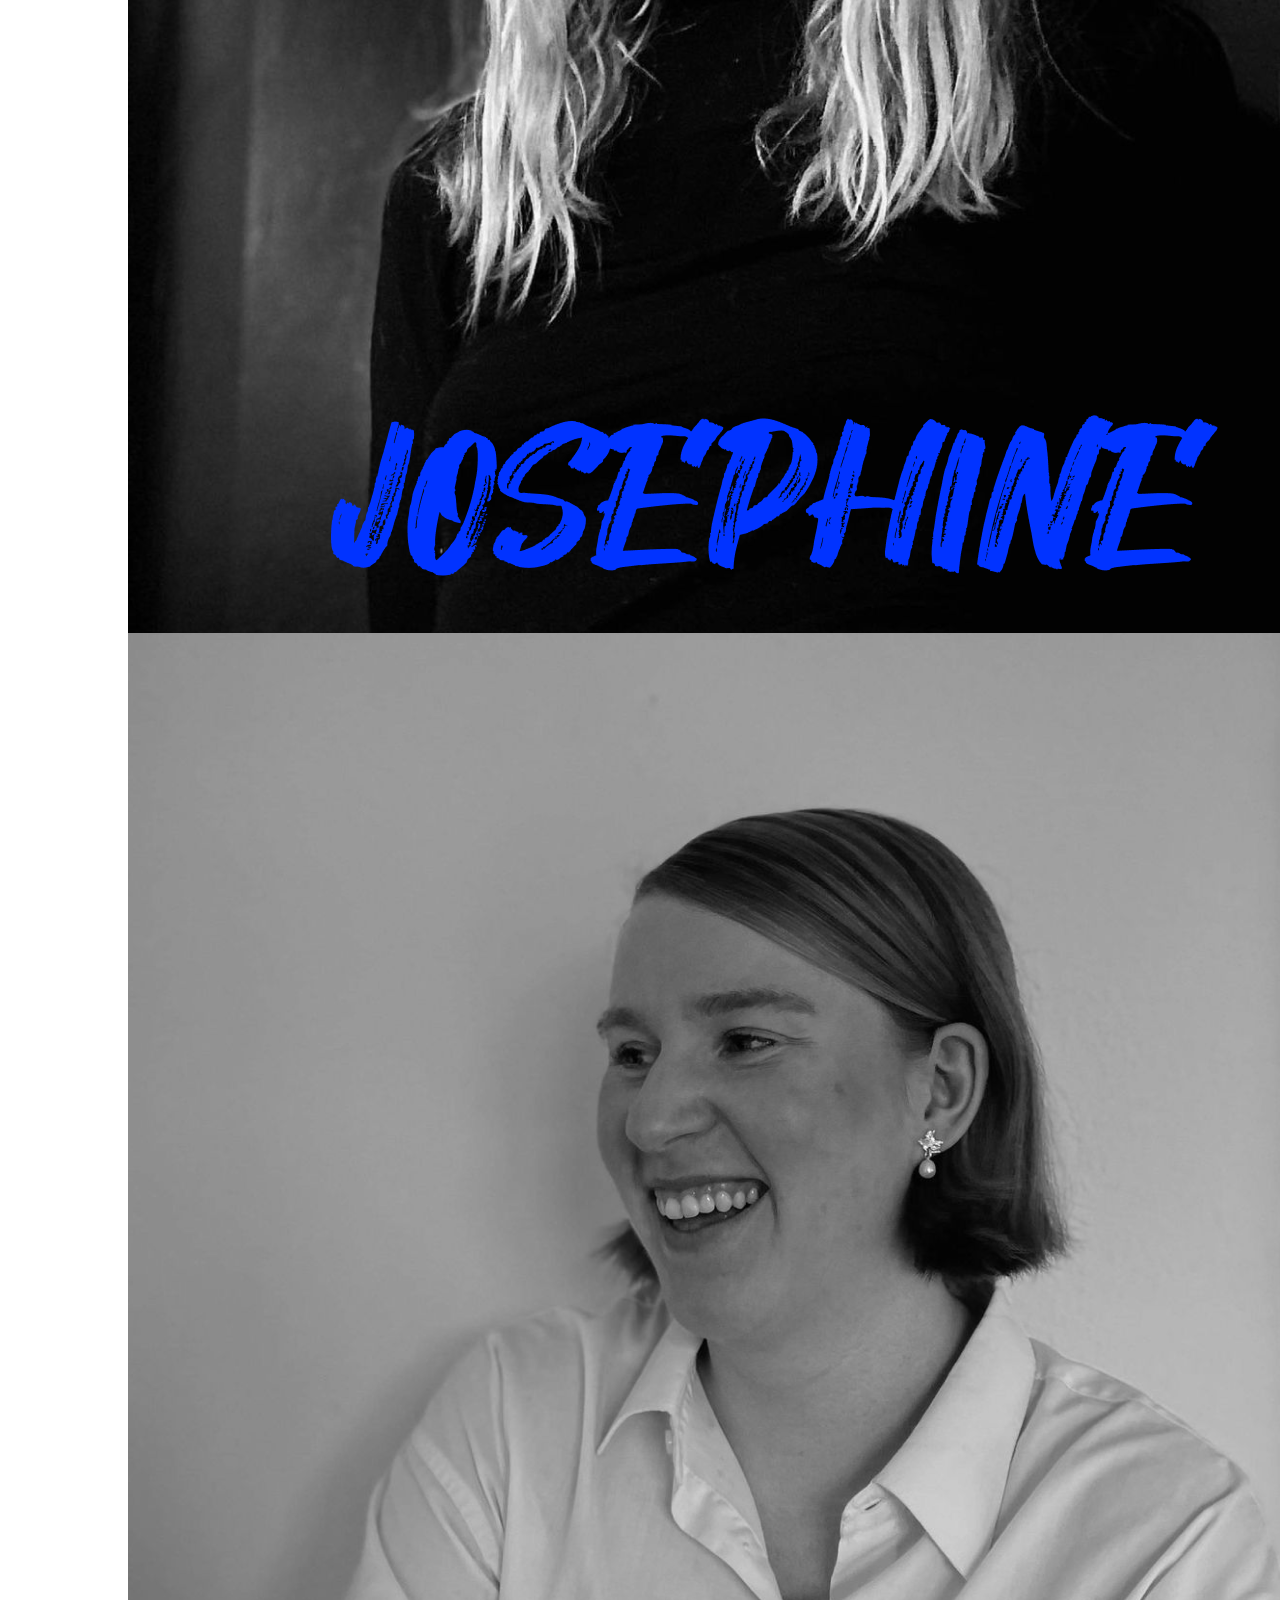
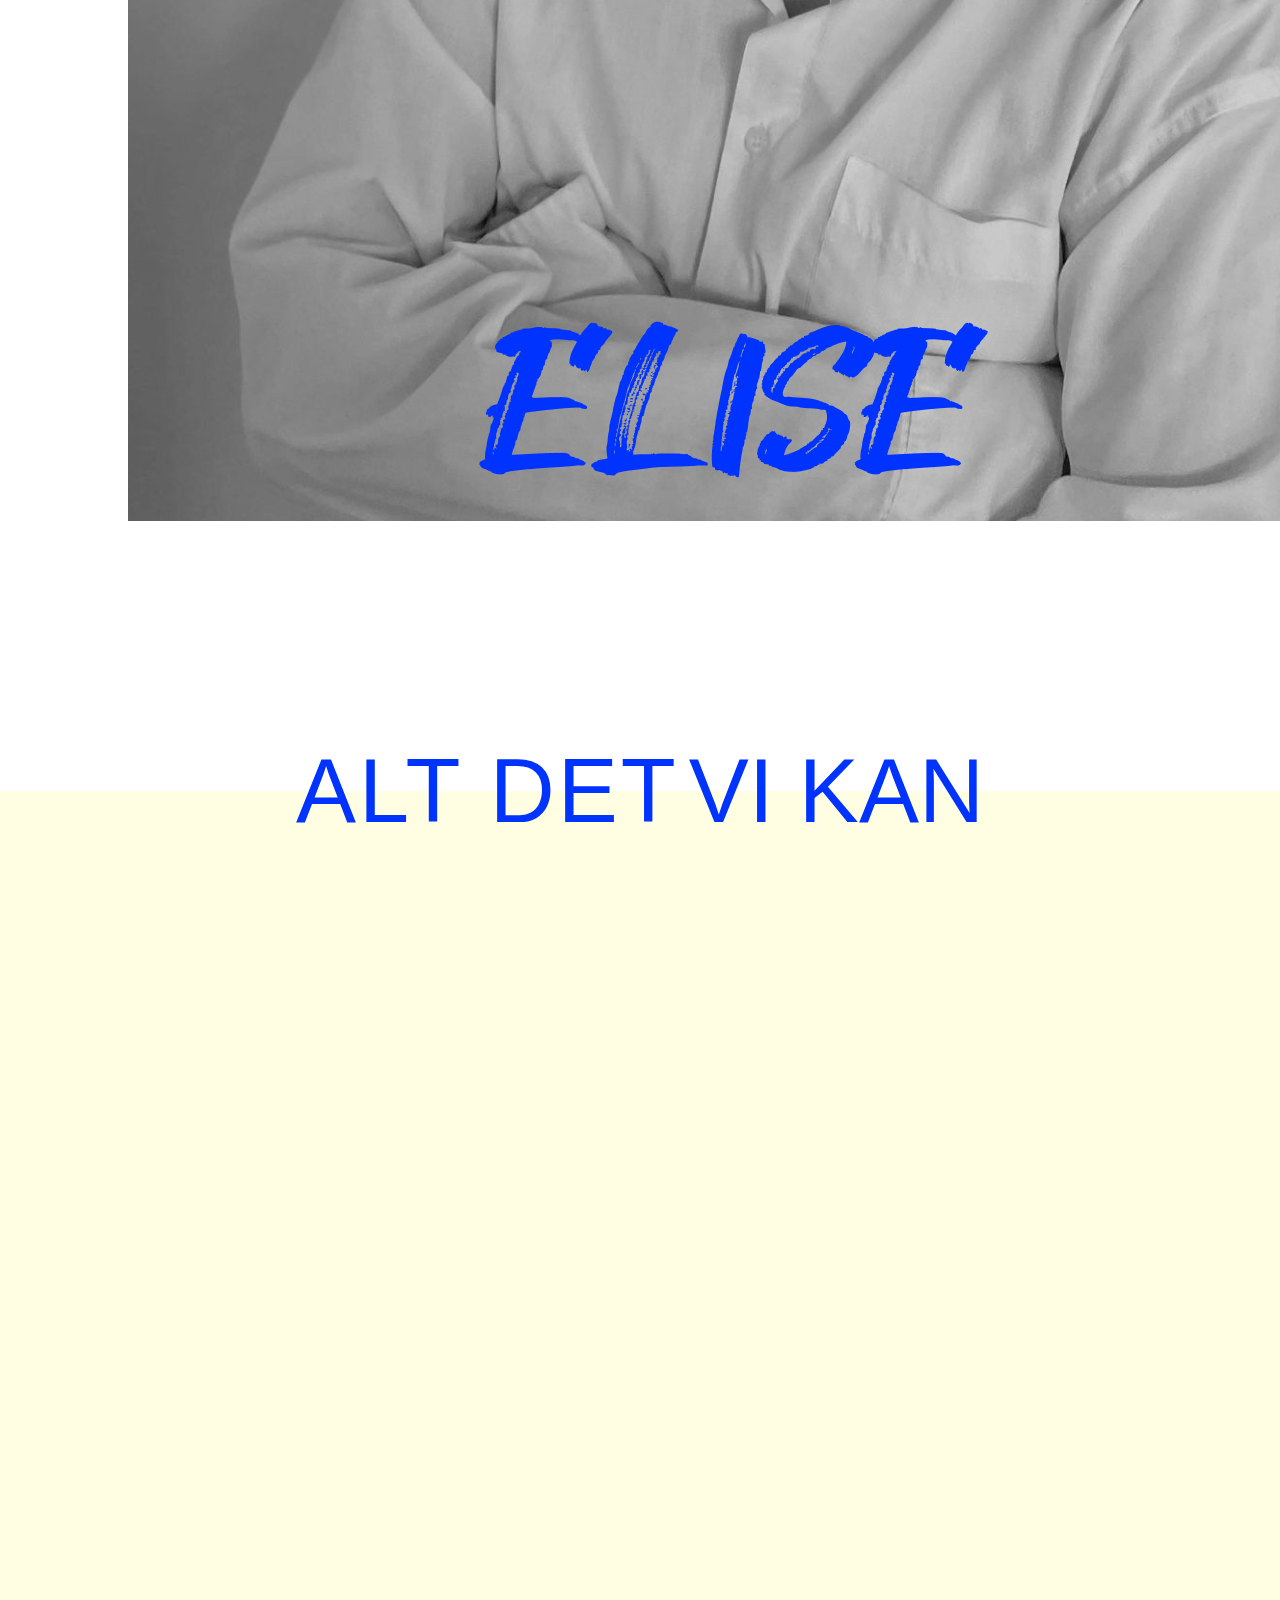
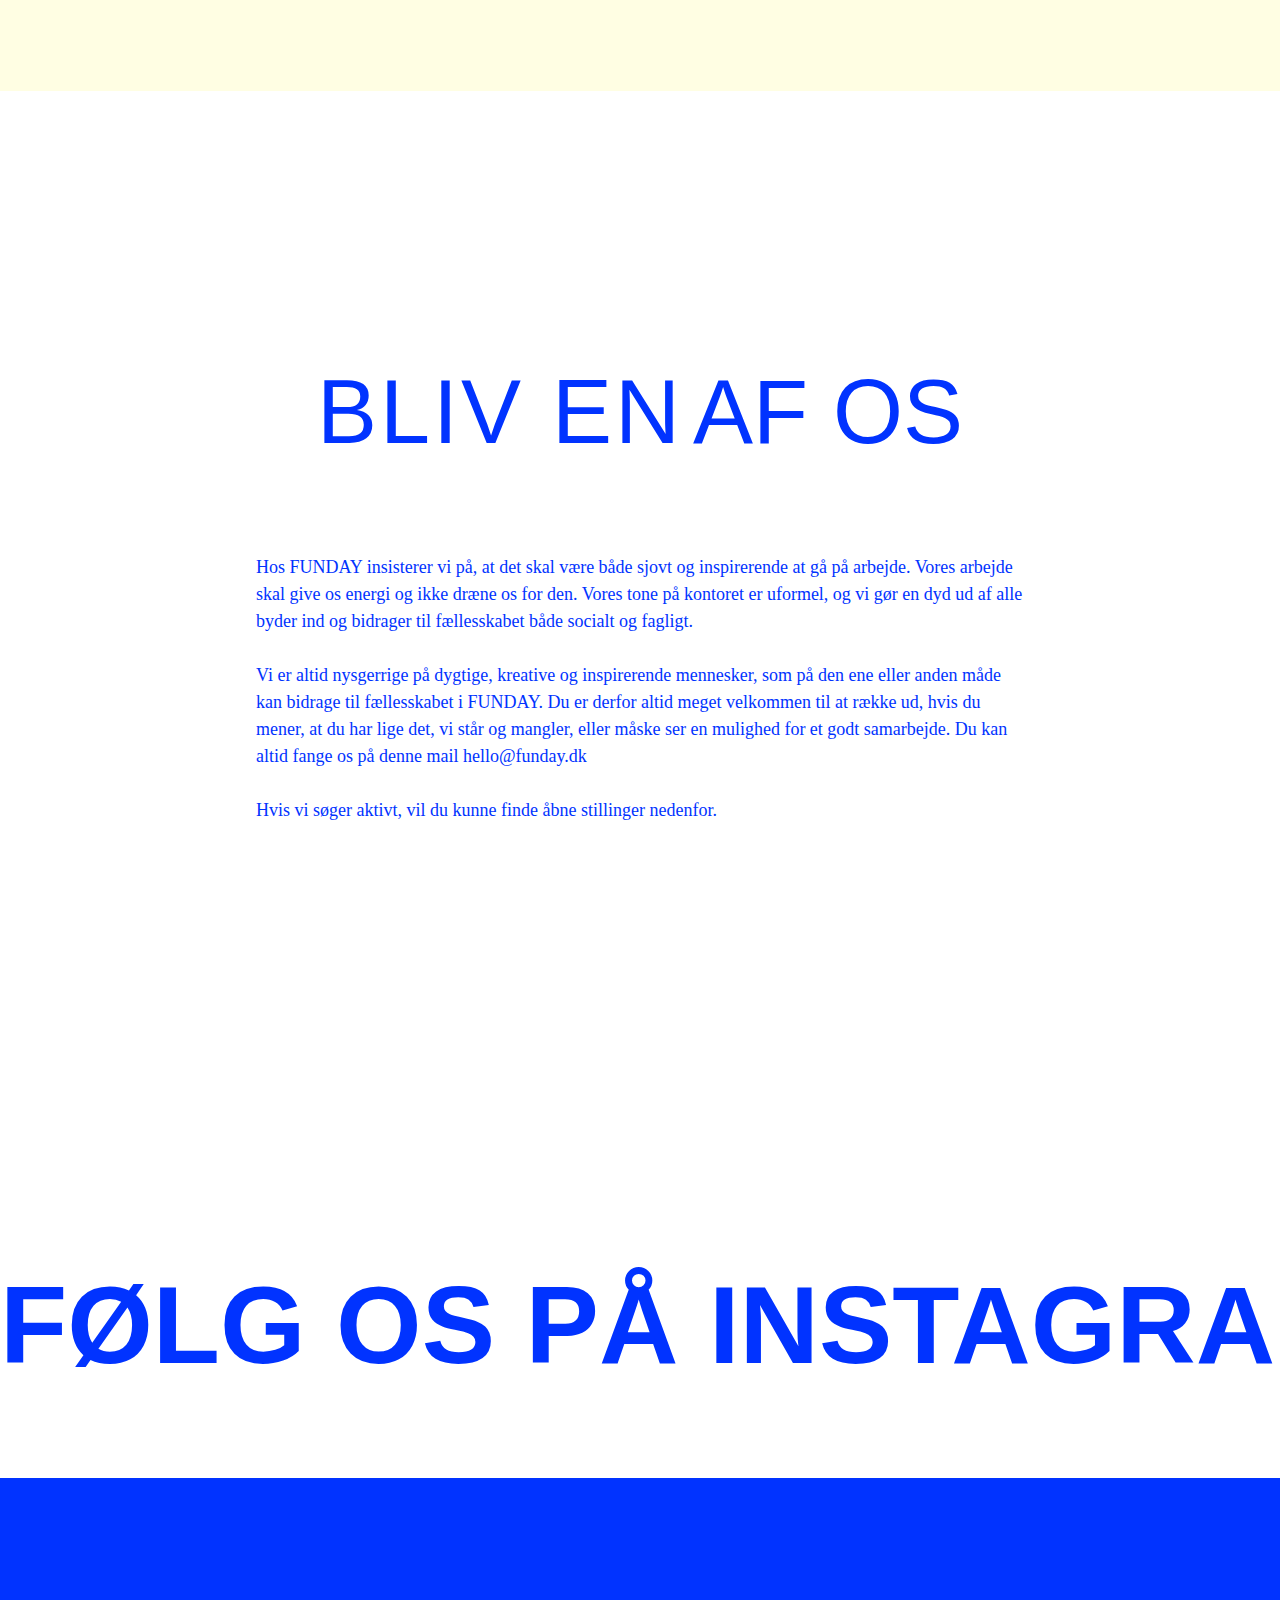
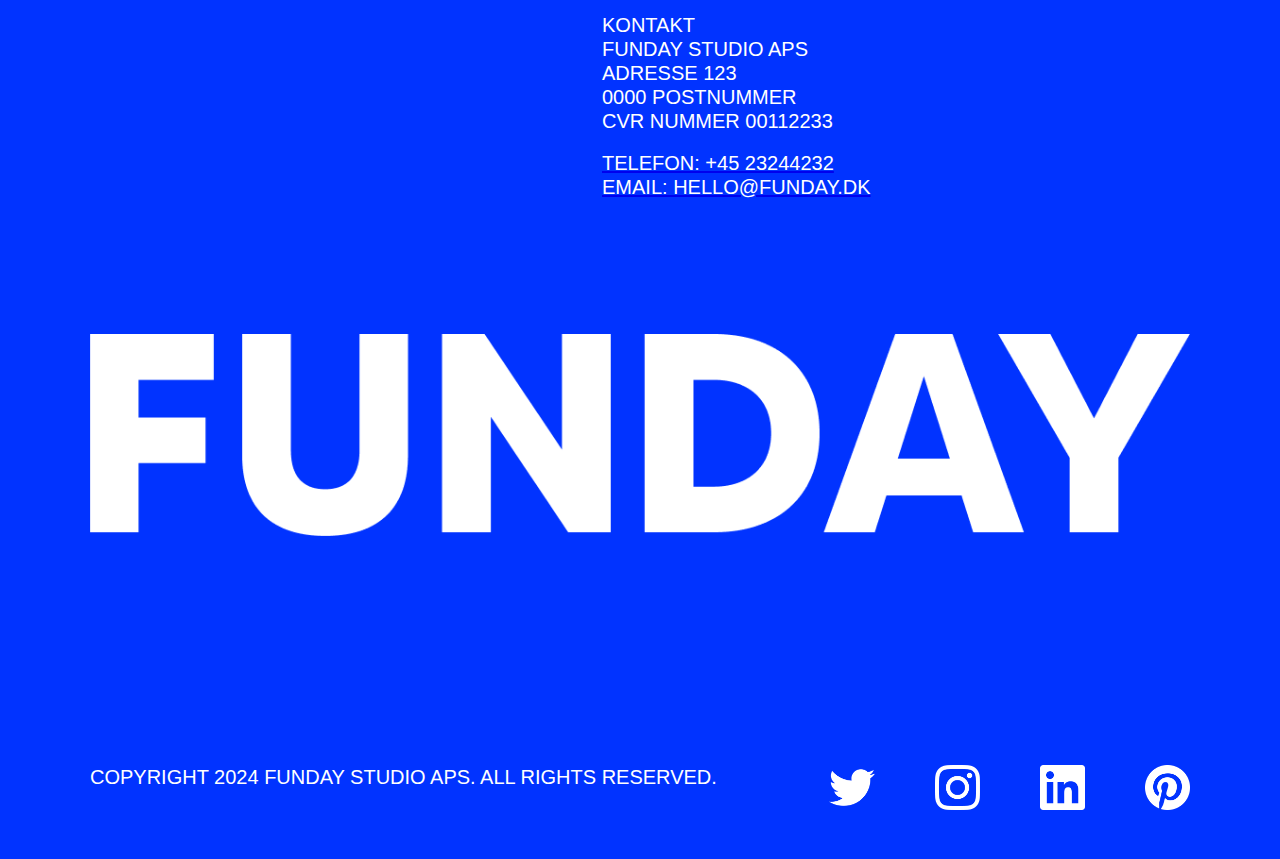
<file: omos.html>
<!DOCTYPE html>
<html lang="da">
<head>
    <meta charset="UTF-8">
    <meta name="viewport" content="width=device-width, initial-scale=1.0">
    <title>FUNDAY | Et kreativt multimediebureau </title>
    <link rel="stylesheet" href="css/style.css">
    <link rel="stylesheet" href="css/style.scss">
    <link href="https://fonts.cdnfonts.com/css/amstelvaralpha" rel="stylesheet">
    <link href="https://fonts.cdnfonts.com/css/hey-august" rel="stylesheet">
    <link href="https://fonts.cdnfonts.com/css/barlow" rel="stylesheet">
    <link href="https://fonts.cdnfonts.com/css/billie-eilish" rel="stylesheet">
</head>
<body>
    <header>
        <!--Navigation-->

        <nav>
            <a href="index.html"><img src="img/logo.png" alt="logo af virksomheden FUNDAY" class="logo"></a>
            <div class="ikon-container">
                <a href="tel:+4512345678"><img src="img/telefon.png" alt="Telefon ikon" class="ikon" id="telefon"></a>
                <a href="mailto:hello@funday.com"><img src="img/mail.png" alt="Mail ikon" class="ikon" id="mail"></a>
                <div class="dropdown">
                    <a href="index.html"><img src="img/Menu.png" alt="Menu ikon" class="ikon"></a>
                    <ul class="dropdown-menu">
                        <li><a href="index.html">Forside</a></li>
                        <li><a href="omos.html">Om os</a></li>
                        <li><a href="cases.html">Nyeste Cases</a></li>
                        <li><a href="#sektion-alt-det-vi-kan">Services</a></li>
                        <li><a href="#min-footer">Kontakt os</a></li>
                    </ul>
                </div>
            </div>
        </nav>
    </header>
    <main>

        <!--Sektion 1: Overskrift -->

        <section class="sektion-omos-introduktion">
            <div>
                <h1>Om</h1>
                <h2>os</h2>
            </div>

        </section>

        <!--Sektion 2: Præsentation -->

        <div class="omos-praesentation">
            <p>FUNDAY er et multimediebureau, der dedikeret til at omsætte kreative visioner til levende og overbevisende oplevelser. Vores alsidige team arbejder sammen om at gøre din helt almindelige forretning lidt mere levende og farverig.</p>
            <div class="omos-img-wrapper">

                <img src="img/caroline.png" alt="billede">
                <img src="img/signe.png" alt="billede">
                <img src="img/josephine.png" alt="billede">
                <img src="img/elise.png" alt="billede">

            </div>
        </div>

        <div id="sektion-alt-det-vi-kan"></div>

        <!--Sektion 3: Alt det vi kan -->

        <section class="sektion-alt-det-vi-kan" >
            <div>
                <h2>Alt det</h2>
                <h3>vi kan</h3>
            </div>
        </section>

        <!--Sektion 4: Bliv en af os -->

        <section class="sektion-bliv-en-af-os"> 
            <div>
                <h2>Bliv en</h2>
                <h3>af os</h3>
            </div>
            <p>Hos FUNDAY insisterer vi på, at det skal være både sjovt og inspirerende at gå på arbejde. Vores arbejde skal give os energi og ikke dræne os for den. Vores tone på kontoret er uformel, og vi gør en dyd ud af alle byder ind og bidrager til fællesskabet både socialt og fagligt. <br><br>Vi er altid nysgerrige på dygtige, kreative og inspirerende mennesker, som på den ene eller anden måde kan bidrage til fællesskabet i FUNDAY. Du er derfor altid meget velkommen til at række ud, hvis du mener, at du har lige det, vi står og mangler, eller måske ser en mulighed for et godt samarbejde. Du kan altid fange os på denne mail hello@funday.dk<br><br>Hvis vi søger aktivt, vil du kunne finde åbne stillinger nedenfor.</p>
        </section>

        <!--Sektion 5: Animeret banner -->

        <section>
            <div class="banner-2-container">
                <div class="banner-2-text">
                    <span>Følg os på instagram – Følg os på Pinterest – Følg os på LinkedIn – </span>
                </div>
            </div>            
        </section> 

    </main>

    <!-- Footer -->

    <footer id="min-footer">

        <div class="kontakt">
            <p>Kontakt</p>
            <p>FUNDAY STUDIO ApS</p>
            <p>ADRESSE 123</p>
            <p>0000 POSTNUMMER</p>
            <p>CVR NUMMER 00112233</p>
            <br>
            <a href="tel:+4512345678"><p>TELEFON: +45 23244232</p></a>
            <a href="mailto:hello@funday.com"><p>EMAIL: HELLO@FUNDAY.DK</p></a>
        </div>

        <img class="logo-type "src="img/LOGO_TYPE.png" alt="logo">

        <div class="links-container">
            <p>COPYRIGHT  2024  FUNDAY STUDIO  ApS.  ALL RIGHTS RESERVED.</p>
            <div class="links-wrapper">
                <a href="#"><img src="img/Twitter - Negative.png" alt="twitter ikon"></a>
                <a href="#"><img src="img/Instagram - Negative.png" alt="instagram ikon"></a>
                <a href="#"><img src="img/LinkedIn - Negative.png" alt="Linkedin ikon"></a>
                <a href="#"><img src="img/Pinterest - Negative.png" alt="Pinterest ikon"></a>
            </div>
        </div>

    </footer>
    
</body>
</html>
</file>
<file: css/style.css>
@charset "UTF-8";
/* Variabler */
/* Mixins */
/* General styling */
* {
  box-sizing: border-box;
  padding: 0;
  margin: 0;
}

p {
  font-size: 18px;
  color: #0133FF;
  line-height: 1.5;
}

h1, h2, h3, h4, h5, h6 {
  color: #0133FF;
  /* color: #0133FF; */
  text-transform: uppercase;
}

/* Forside styling */
header {
  display: flex;
  height: 10vh;
  background-color: #0133FF;
  position: sticky;
  top: 0;
  z-index: 1000;
}

nav {
  display: flex;
  align-items: center;
  text-align: center;
}
nav div ul li {
  margin-top: 10vh;
  display: flex;
  align-items: center;
  justify-content: center;
}
nav div ul li a {
  text-decoration: none;
  color: #fff;
  text-transform: uppercase;
  font-family: "Barlow", sans-serif;
  font-weight: 700;
  font-size: 30px;
  margin-top: 10vh;
  text-align: center;
  letter-spacing: 1px;
}
nav div ul li a:hover {
  border-bottom: #fff solid 2px;
}

.logo {
  height: 7vh;
  margin-left: 10px;
}

.ikon-container {
  margin-left: auto;
  position: absolute;
  justify-content: left;
  top: 50%;
  transform: translateY(-50%);
  right: 20px;
  display: flex;
}

.ikon {
  height: 45px;
  width: auto;
  margin: 0 8px;
}

.dropdown-menu {
  display: none;
  position: absolute;
  top: 0;
  right: -20px;
  width: 500px;
  height: 100vh;
  background-color: #0133FF;
  padding: 0;
}

.dropdown-menu li {
  display: block;
}

.dropdown:hover .dropdown-menu {
  display: block;
}

.hero .img-hero {
  height: 90vh;
  width: 100vw;
  -o-object-fit: cover;
     object-fit: cover;
}
.hero .pil {
  height: 10vh;
  width: auto;
  display: flex;
  align-items: center;
  justify-content: center;
  position: relative;
  top: -12vh;
}

.introduction-container {
  padding-left: 30vw;
  max-width: 100vw;
}
.introduction-container h1 {
  font-family: "Billie Eilish", sans-serif;
  font-size: 90px;
  font-weight: lighter;
  letter-spacing: 3px;
}
.introduction-container h2 {
  font-family: "Hey August", sans-serif;
  font-size: 90px;
}
.introduction-container p {
  font-family: "Barlow", sans-serif;
  text-transform: uppercase;
  font-size: 18px;
  margin-top: 10vh;
}

.introduction-funday-container {
  padding: 10vw 0;
}
.introduction-funday-container div {
  display: flex;
  flex-wrap: wrap; /* Elementer hopper til næste linje, hvis de ikke kan passe */
  justify-content: center;
  align-items: center;
}
.introduction-funday-container div .billede-2 {
  margin-top: -10vh;
}
@media screen and (max-width: 900px) {
  .introduction-funday-container div .billede-2 {
    margin-top: 5vh;
  }
}
.introduction-funday-container .kolonne {
  display: inline-block;
}
.introduction-funday-container .kolonne h3 {
  font-family: "Barlow", sans-serif;
  font-weight: 800;
  font-size: 80px;
  margin-left: 5vh;
  margin-bottom: 2vh;
}
.introduction-funday-container img {
  width: 500px;
  height: auto;
  -o-object-fit: cover;
     object-fit: cover;
  margin: 5vh;
}
.introduction-funday-container a {
  background-color: #0133FF;
  border-radius: 50px;
  padding: 10px 40px;
  font-family: "Barlow", sans-serif;
  color: #fff;
  text-transform: uppercase;
  font-weight: 600;
  font-style: italic;
  text-decoration: none;
  margin-top: 5vh;
}

.banner-container {
  overflow: hidden; /* Sørg for at tekstbannerelementet kun vises inden for containerens grænser */
  margin: 5vh 0;
}

.banner-text {
  white-space: nowrap; /* Forhindrer tekst i at wrappe */
  animation: slide 15s linear infinite; /* Anvend animationen */
  text-transform: uppercase;
  color: #0133FF;
  font-family: "Barlow", sans-serif;
  font-size: 110px;
  font-weight: 800;
}

@keyframes slide {
  0% {
    transform: translateX(0%); /* Startposition: helt til højre */
  }
  100% {
    transform: translateX(-100%); /* Slutposition: helt til venstre */
  }
}
.hvad-kan-vi-container {
  background-color: #FFFEE3;
  padding: 10vh 0;
  position: relative;
  text-align: center;
}
.hvad-kan-vi-container h3 {
  font-family: "Barlow", sans-serif;
  text-transform: uppercase;
  font-weight: 300;
  font-style: italic;
  font-size: 45px;
  padding: 5vh;
}
.hvad-kan-vi-container h4 {
  font-family: "Hey August", sans-serif;
  text-transform: uppercase;
  font-size: 75px;
  margin-bottom: 10vh;
}
.hvad-kan-vi-container p {
  text-transform: uppercase;
  font-size: 35px;
  font-family: "Billie Eilish", sans-serif;
  font-weight: lighter;
  margin: 2vh;
  letter-spacing: 3px;
}

.cases-container {
  position: relative;
  text-align: center;
  padding: 10vh 0;
}
.cases-container h2 {
  font-family: "Billie Eilish", sans-serif;
  font-size: 90px;
  font-weight: lighter;
  letter-spacing: 3px;
}
.cases-container h3 {
  font-family: "Barlow", sans-serif;
  font-size: 120px;
  margin-top: -40px;
}
.cases-container .cases-title-wrapper {
  display: flex;
  justify-content: center;
  gap: 5vw;
  flex-wrap: wrap; /* Elementer hopper til næste linje, hvis de ikke kan passe */
}
.cases-container .smiley {
  height: 50vh;
  width: auto;
  margin-top: 12vh;
}
.cases-container .img-container {
  display: flex;
  gap: 10vw;
  margin-top: -20vh;
  overflow: hidden;
}
.cases-container .case-1 {
  height: 580px;
  width: auto;
  align-items: left;
}
.cases-container .case-2 {
  height: 822px;
  width: auto;
  align-items: right;
  margin-top: 30vh;
}
.cases-container .case-3 {
  height: 720px;
  width: auto;
  align-items: left;
  margin-top: -20vh;
}
.cases-container .case-4 {
  height: 450px;
  width: auto;
  align-items: right;
  margin-top: 30vh;
}
.cases-container .case-5 {
  height: 736px;
  width: auto;
  align-items: left;
  margin-top: 20vh;
}
.cases-container .case-6 {
  height: 572px;
  width: auto;
  align-items: right;
  margin-top: 30vh;
}

.slogan-container {
  display: flex;
  align-items: center;
  justify-content: center;
  margin: 20vh 0;
  flex-wrap: wrap; /* Elementer hopper til næste linje, hvis de ikke kan passe */
}
.slogan-container img {
  height: 60vh;
  width: 60vh;
}
.slogan-container h2 {
  font-family: "Billie Eilish", sans-serif;
  font-size: 80px;
  font-weight: lighter;
  letter-spacing: 3px;
}
.slogan-container h3 {
  font-family: "Hey August", sans-serif;
  font-size: 120px;
}
.slogan-container p {
  font-family: "Barlow", sans-serif;
  margin-top: 5vh;
}

.text-container {
  background-color: #FFFEE3;
  padding: 10vh;
}
.text-container p {
  font-family: "Barlow", sans-serif;
  font-size: 40px;
  line-height: 1.2;
}

.banner-2-container {
  overflow: hidden; /* Sørg for at tekstbannerelementet kun vises inden for containerens grænser */
  margin: 30vh 0 10vh 0;
}

.banner-2-text {
  white-space: nowrap; /* Forhindrer tekst i at wrappe */
  animation: slide 15s linear infinite;
  text-transform: uppercase;
  color: #0133FF;
  font-family: "Hey August", sans-serif;
  font-size: 110px;
  font-weight: 800;
}

@keyframes slide {
  0% {
    transform: translateX(0%); /* Startposition: helt til højre */
  }
  100% {
    transform: translateX(-100%); /* Slutposition: helt til venstre */
  }
}
footer {
  background-color: #0133FF;
  padding: 15vh 10vh 5vh 10vh;
}
footer .kontakt p {
  color: #fff;
  text-transform: uppercase;
  font-family: "Barlow", sans-serif;
  font-weight: 500;
  font-size: 20px;
  line-height: 1.2;
  margin-left: 40vw;
}
footer .logo-type {
  margin: 15vh 0;
  width: 100%;
}
footer .links-container {
  display: flex;
  margin-top: 10vh;
  flex-wrap: wrap; /* Elementer hopper til næste linje, hvis de ikke kan passe */
}
footer .links-container p {
  color: #fff;
  text-transform: uppercase;
  font-family: "Barlow", sans-serif;
  font-weight: 200;
  line-height: 1.2;
  font-size: 20px;
}
footer .links-container .links-wrapper {
  display: flex;
  gap: 60px;
  margin-left: auto; /* Højrestil links-wrapper */
}
footer .links-container img {
  height: 45px;
  width: auto;
}

/* NY SIDE: styling for omos.html */
.sektion-omos-introduktion {
  background: url(../img/baggrundsbillede.jpg);
  background-size: cover;
  width: 100vw;
  height: 51vh;
  -o-object-fit: cover;
     object-fit: cover;
  position: relative;
  text-align: center;
  display: flex;
  align-items: center; /* Centrer lodret */
  justify-content: center; /* Centrer vandret */
}
.sektion-omos-introduktion div {
  display: flex;
  align-items: center;
  justify-items: center;
}
.sektion-omos-introduktion h1 {
  font-family: "Billie Eilish", sans-serif;
  font-size: 90px;
  font-weight: lighter;
  letter-spacing: 3px;
}
.sektion-omos-introduktion h2 {
  font-family: "Hey August", sans-serif;
  font-size: 90px;
  margin-left: 10px;
}

.omos-praesentation p {
  font-family: "barlow";
  width: 60vw;
  text-align: left;
  font-size: 25px;
  margin: 15vh 10vw;
}
.omos-praesentation .billede1, .omos-praesentation .billede2, .omos-praesentation .overlay {
  width: 461px;
  height: 344px;
}
.omos-praesentation .omos-img-wrapper {
  display: flex;
  margin: 10vh 10vw;
  justify-content: space-between;
  flex-wrap: wrap; /* Elementer hopper til næste linje, hvis de ikke kan passe */
}
.omos-praesentation .omos-img-wrapper div {
  position: relative;
  display: inline-block;
}
.omos-praesentation .omos-img-wrapper div img:hover {
  opacity: 1; /* Vis billedet ved hover */
}
.omos-praesentation .billede2 {
  margin-top: 20vh;
}
.omos-praesentation .overlay {
  position: absolute;
  top: 0;
  left: 0;
  opacity: 0; /* Start med at skjule begge billeder */
  transition: opacity 0.3s ease; /* Tilføj en overgangseffekt for en glat overgang*/
}

.sektion-alt-det-vi-kan {
  background-color: #FFFEE3;
  width: 100vw;
  height: 100vh;
  text-align: center;
  display: flex;
  justify-content: center;
  margin: 30vh 0;
}
.sektion-alt-det-vi-kan div {
  display: flex;
  align-items: center;
  justify-items: center;
  margin-top: -100vh;
}
.sektion-alt-det-vi-kan h2 {
  font-family: "Billie Eilish", sans-serif;
  font-size: 90px;
  font-weight: lighter;
  letter-spacing: 3px;
}
.sektion-alt-det-vi-kan h3 {
  font-family: "Hey August", sans-serif;
  font-size: 90px;
  margin-left: 10px;
  font-weight: lighter;
}

.sektion-bliv-en-af-os {
  width: 100vw;
  height: 100vh;
  margin: 30vh 0 -30vh 0;
  padding: 0 20vw;
}
.sektion-bliv-en-af-os div {
  display: flex;
  align-items: center;
  justify-content: center;
}
.sektion-bliv-en-af-os h2 {
  font-family: "Billie Eilish", sans-serif;
  font-size: 90px;
  font-weight: lighter;
  letter-spacing: 3px;
}
.sektion-bliv-en-af-os h3 {
  font-family: "Hey August", sans-serif;
  font-size: 90px;
  margin-left: 10px;
  font-weight: lighter;
}
.sektion-bliv-en-af-os p {
  width: 60vw;
  font-family: "barlow";
  text-align: left;
  font-size: 18px;
  margin-top: 10vh;
}

/* Ny side: Styling af cases.html */
.sektion-cases-introduktion {
  position: relative;
  text-align: center;
  align-items: center; /* Centrer lodret */
  justify-content: center; /* Centrer vandret */
}
.sektion-cases-introduktion div {
  display: flex;
  align-items: center;
  justify-content: center;
  margin-top: 10vh;
}
.sektion-cases-introduktion h1 {
  font-family: "Billie Eilish", sans-serif;
  font-size: 90px;
  font-weight: lighter;
  letter-spacing: 3px;
}
.sektion-cases-introduktion h2 {
  font-family: "Hey August", sans-serif;
  font-size: 90px;
  margin-left: 10px;
}
.sektion-cases-introduktion p {
  font-family: "barlow";
  width: 60vw;
  text-align: left;
  font-size: 25px;
  margin: 10vh 10vw;
}

.sektion-cases-praesentation .cases-wrapper {
  display: flex;
  flex-wrap: wrap; /* Elementer hopper til næste linje, hvis de ikke kan passe */
}
.sektion-cases-praesentation .cases-wrapper .case-1 {
  width: 50vw;
  height: auto;
}
.sektion-cases-praesentation .cases-wrapper .case-2 {
  width: 35vw;
  height: auto;
  align-self: flex-end;
  margin-left: 15vw;
  margin-bottom: -10vh;
}
.sektion-cases-praesentation .cases-wrapper .case-3 {
  margin: 35vh 0 20vh 0;
  width: 65vw;
  height: auto;
}
.sektion-cases-praesentation .cases-wrapper .case-4 {
  margin: 35vh 0 20vh 0;
  width: 35vw;
}

/************ Mobil **************/
@media screen and (max-width: 900px) {
  /* GENERELT */
  main {
    overflow: hidden;
  }
  /* HEADER */
  #mail, #telefon {
    display: none;
  }
  .dropdown-menu {
    width: 100vw;
    height: 80vh;
  }
  nav div ul li a {
    font-weight: 500;
    font-size: 20px;
  }
  /* FORSIDE */
  .introduction-container {
    padding-left: 20vw;
    max-width: 100vw;
  }
  .introduction-container h1 {
    font-family: "Billie Eilish", sans-serif;
    font-size: 3em;
    font-weight: lighter;
    letter-spacing: 3px;
  }
  .introduction-container h2 {
    font-family: "Hey August", sans-serif;
    font-size: 3em;
  }
  .introduction-container p {
    font-family: "Barlow", sans-serif;
    text-transform: uppercase;
    font-size: 16px;
    margin: 5vh 0 10vh 0;
  }
  .introduction-funday-container .kolonne {
    text-align: center;
  }
  .introduction-funday-container .kolonne h3 {
    font-family: "Barlow", sans-serif;
    font-weight: 800;
    font-size: 3em;
    margin-top: 2vh;
  }
  .introduction-funday-container img {
    max-width: 90vw;
    margin: 2vh 0;
  }
  .hvad-kan-vi-container {
    padding: 5vh 5vh;
  }
  .hvad-kan-vi-container h3 {
    font-size: 35px;
  }
  .hvad-kan-vi-container h4 {
    font-size: 50px;
    font-weight: 200;
  }
  .hvad-kan-vi-container p {
    font-size: 25px;
  }
  .cases-container h2 {
    font-size: 5em;
  }
  .cases-container h3 {
    font-size: 5.7em;
    margin-top: -40px;
  }
  .cases-container .cases-title-wrapper {
    display: block;
    justify-content: center;
    gap: 5vw;
    flex-wrap: wrap; /* Elementer hopper til næste linje, hvis de ikke kan passe */
  }
  .cases-container .smiley {
    height: 40vh;
    margin-top: 2vh;
    position: relative;
    overflow: hidden;
  }
  .cases-container .img-container {
    margin-top: 5vh;
    overflow: hidden;
  }
  .slogan-container img {
    height: 50vh;
    width: 50vh;
    margin: 5vh 0 10vh 0;
  }
  .slogan-container h2 {
    font-size: 70px;
    margin: 0 5vh;
    line-height: 1.2;
  }
  .slogan-container h3 {
    font-size: 80px;
    margin: 0 5vh;
    font-weight: lighter;
  }
  .slogan-container p {
    margin: 5vh;
  }
  .text-container {
    padding: 10vh 5vh;
  }
  .text-container p {
    font-size: 30px;
    line-height: 1.2;
  }
  footer {
    padding: 15vh 0 5vh 0;
    width: 100vw;
  }
  footer .kontakt p {
    font-size: 18px;
    margin-left: 10vw;
  }
  footer .logo-type {
    margin: 25vh 10vw 0 10vw;
    width: 80vw;
  }
  footer .links-container {
    margin-top: 0;
  }
  footer .links-container p {
    font-size: 16px;
    width: 80vw;
    margin: 5vh 10vw 15vh 10vw;
  }
  footer .links-container .links-wrapper {
    display: flex;
    gap: 3em;
    margin: auto; /* Højrestil links-wrapper */
  }
  footer .links-container img {
    height: 34px;
    width: auto;
  }
}/*# sourceMappingURL=style.css.map */
</file>
